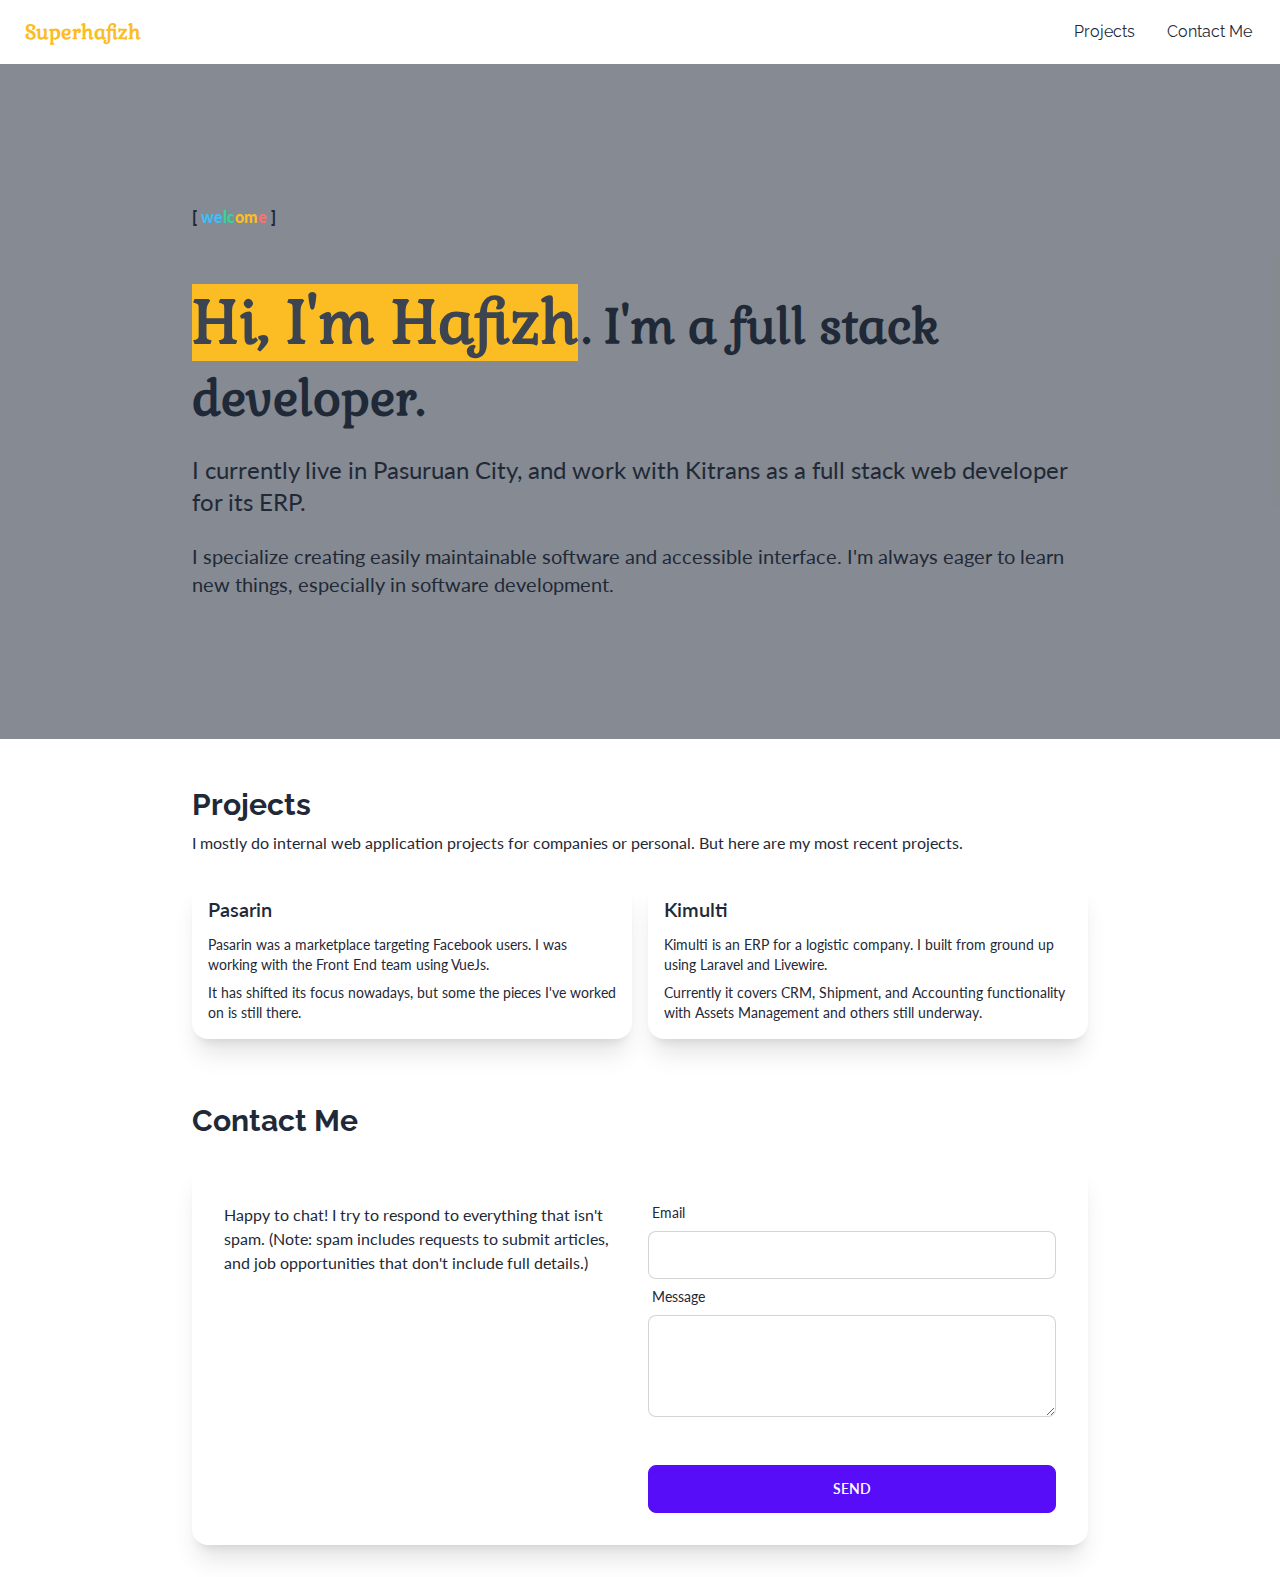
<file: index.html>
<!DOCTYPE html>
<html lang="en">
	<head>
		<meta charset="utf-8" />
		<link rel="icon" href="./favicon.png" />
		
		<!-- Fonts -->
		<!-- <link rel="preconnect" href="https://fonts.googleapis.com">
		<link rel="preconnect" href="https://fonts.gstatic.com" crossorigin> -->
		<link href="https://fonts.googleapis.com/css?family=Raleway:500|Gabriela:regular|Lato:wght@400;700;900" rel="stylesheet">

		<meta name="viewport" content="width=device-width" />
		<meta http-equiv="content-security-policy" content="">
		<link href="./_app/immutable/assets/_layout-2f7cbb0c.css" rel="stylesheet">
		<link href="./_app/immutable/assets/_page-1f0d9dbc.css" rel="stylesheet">
		<link rel="modulepreload" href="./_app/immutable/start-5ad5f25e.js">
		<link rel="modulepreload" href="./_app/immutable/chunks/index-c0f98e4a.js">
		<link rel="modulepreload" href="./_app/immutable/chunks/singletons-cd6f28b9.js">
		<link rel="modulepreload" href="./_app/immutable/components/pages/_layout.svelte-b1f87b80.js">
		<link rel="modulepreload" href="./_app/immutable/modules/pages/_layout.ts-fa3c4266.js">
		<link rel="modulepreload" href="./_app/immutable/chunks/_layout-9a8b0c19.js">
		<link rel="modulepreload" href="./_app/immutable/components/pages/_page.svelte-a8c7a962.js"><!-- HEAD_svelte-1lq4rqf_START --><!-- HEAD_svelte-1lq4rqf_END -->
	</head>
	<body data-sveltekit-preload-data="hover">
		<div style="display: contents">


<div class="navbar bg-base-100"><div class="navbar-start"><a href="/" class="btn btn-ghost normal-case text-xl font-serif text-warning">Superhafizh</a></div>
    <div class="navbar-center "></div>
    <div class="navbar-end font-display"><ul class="menu menu-horizontal px-1 hidden md:flex"><li><a href="/#projects-section">Projects</a></li>
            <li><a href="/#contact-section">Contact Me</a></li></ul>
        <div class="dropdown dropdown-end">
            
            <label tabindex="0" class="btn btn-ghost lg:hidden"><svg xmlns="http://www.w3.org/2000/svg" class="h-5 w-5" fill="none" viewBox="0 0 24 24" stroke="currentColor"><path stroke-linecap="round" stroke-linejoin="round" stroke-width="2" d="M4 6h16M4 12h8m-8 6h16"></path></svg></label>
            
            <ul tabindex="0" class="menu menu-compact dropdown-content mt-3 p-2 shadow bg-base-100 rounded-box w-52"><li><a href="/#projects-section">Projects</a></li>
                <li><a href="/#contact-section">Contact Me</a></li></ul></div></div></div>

<section class="hero hero-height bg-base-200 mb-4 svelte-1ikwpvq"><div class="hero-overlay bg-opacity-60"></div>
    <div class="hero-content py-[6rem]"><div class="max-w-4xl mx-auto"><p class="mb-[4rem] font-black">[ <span class="text-info">we</span><span class="text-success">lc</span><span class="text-warning">om</span><span class="text-error">e</span> ]</p>
            <h1 class="font-bold font-serif leading-[4.5rem]"><span class="text-6xl bg-warning text-neutral">Hi, I&#39;m Hafizh</span>
                <span class="text-5xl">. I&#39;m a full stack developer.</span></h1>
            <p class="font-sans text-2xl mt-2">I currently live in Pasuruan City, and work with Kitrans as a full stack web developer for its ERP.</p>
            <p class="font-sans text-xl mt-6">I specialize creating easily maintainable software and accessible interface. I&#39;m always eager to learn new things, especially in software development.</p></div></div>
</section>

<div class="max-w-4xl mx-auto"><section id="projects-section" class="py-8"><h2 class="text-3xl font-bold font-display">Projects</h2>
    <p class="pt-2 pb-6">I mostly do internal web application projects for companies or personal. But here are my most recent projects.</p>
    <div class="grid grid-cols-1 md:grid-cols-2 gap-4 justify-items-center"><div class="card card-compact bg-base-100 shadow-xl">
            <div class="card-body"><h2 class="card-title">Pasarin</h2>
              <p>Pasarin was a marketplace targeting Facebook users. I was working with the Front End team using VueJs.</p>
              <p>It has shifted its focus nowadays, but some the pieces I&#39;ve worked on is still there.</p></div></div>
        <div class="card card-compact bg-base-100 shadow-xl">
            <div class="card-body"><h2 class="card-title">Kimulti</h2>
              <p>Kimulti is an ERP for a logistic company. I built from ground up using Laravel and Livewire.</p>
              <p>Currently it covers CRM, Shipment, and Accounting functionality with Assets Management and others still underway.</p></div></div></div></section>

    <section id="contact-section" class="py-8"><h2 class="text-3xl font-bold pb-6 font-display">Contact Me</h2>
        <div class="card shadow-xl bg-base-100"><div class="card-body grid grid-cols-1 md:grid-cols-2 gap-4"><div class="py-2"><p>Happy to chat! I try to respond to everything that isn&#39;t spam. (Note: spam includes requests to submit articles, and job opportunities that don&#39;t include full details.)</p></div>
                <form class="form-control"><label class="label" for="email"><span class="label-text">Email</span></label>
                    <input type="email" name="email" class="input input-bordered">
                    
                    <label class="label" for="message"><span class="label-text">Message</span></label>
                    <textarea name="message" class="textarea textarea-bordered" rows="3"></textarea>
                    
                    <div class="pt-4 px-4">

<div id="h-captcha-78"></div></div>
                    
                    <button type="submit" class="btn btn-primary mt-8">Send</button></form></div></div></section></div>


		<script type="module" data-sveltekit-hydrate="1hubxn4">
			import { start } from "./_app/immutable/start-5ad5f25e.js";

			start({
				assets: "",
				env: {},
				target: document.querySelector('[data-sveltekit-hydrate="1hubxn4"]').parentNode,
				version: "1676458584311",
				hydrate: {
					node_ids: [0, 2],
					data: [null,null],
					form: null,
					error: null
				}
			});
		</script>
	</div>
	</body>
</html>
</file>
<file: _app/immutable/assets/_page-1f0d9dbc.css>
.hero-height.svelte-1ikwpvq{min-height:75vh}
</file>
<file: _app/immutable/assets/_layout-2f7cbb0c.css>
/* Write your global styles here, in PostCSS syntax */
/* ! tailwindcss v3.2.6 | MIT License | https://tailwindcss.com */
/*
1. Prevent padding and border from affecting element width. (https://github.com/mozdevs/cssremedy/issues/4)
2. Allow adding a border to an element by just adding a border-width. (https://github.com/tailwindcss/tailwindcss/pull/116)
*/
*,
::before,
::after {
  box-sizing: border-box; /* 1 */
  border-width: 0; /* 2 */
  border-style: solid; /* 2 */
  border-color: #e5e7eb; /* 2 */
}
::before,
::after {
  --tw-content: '';
}
/*
1. Use a consistent sensible line-height in all browsers.
2. Prevent adjustments of font size after orientation changes in iOS.
3. Use a more readable tab size.
4. Use the user's configured `sans` font-family by default.
5. Use the user's configured `sans` font-feature-settings by default.
*/
html {
  line-height: 1.5; /* 1 */
  -webkit-text-size-adjust: 100%; /* 2 */
  -moz-tab-size: 4; /* 3 */
  -o-tab-size: 4;
     tab-size: 4; /* 3 */
  font-family: Lato, sans-serif; /* 4 */
  font-feature-settings: normal; /* 5 */
}
/*
1. Remove the margin in all browsers.
2. Inherit line-height from `html` so users can set them as a class directly on the `html` element.
*/
body {
  margin: 0; /* 1 */
  line-height: inherit; /* 2 */
}
/*
1. Add the correct height in Firefox.
2. Correct the inheritance of border color in Firefox. (https://bugzilla.mozilla.org/show_bug.cgi?id=190655)
3. Ensure horizontal rules are visible by default.
*/
hr {
  height: 0; /* 1 */
  color: inherit; /* 2 */
  border-top-width: 1px; /* 3 */
}
/*
Add the correct text decoration in Chrome, Edge, and Safari.
*/
abbr:where([title]) {
  -webkit-text-decoration: underline dotted;
          text-decoration: underline dotted;
}
/*
Remove the default font size and weight for headings.
*/
h1,
h2,
h3,
h4,
h5,
h6 {
  font-size: inherit;
  font-weight: inherit;
}
/*
Reset links to optimize for opt-in styling instead of opt-out.
*/
a {
  color: inherit;
  text-decoration: inherit;
}
/*
Add the correct font weight in Edge and Safari.
*/
b,
strong {
  font-weight: bolder;
}
/*
1. Use the user's configured `mono` font family by default.
2. Correct the odd `em` font sizing in all browsers.
*/
code,
kbd,
samp,
pre {
  font-family: ui-monospace, SFMono-Regular, Menlo, Monaco, Consolas, "Liberation Mono", "Courier New", monospace; /* 1 */
  font-size: 1em; /* 2 */
}
/*
Add the correct font size in all browsers.
*/
small {
  font-size: 80%;
}
/*
Prevent `sub` and `sup` elements from affecting the line height in all browsers.
*/
sub,
sup {
  font-size: 75%;
  line-height: 0;
  position: relative;
  vertical-align: baseline;
}
sub {
  bottom: -0.25em;
}
sup {
  top: -0.5em;
}
/*
1. Remove text indentation from table contents in Chrome and Safari. (https://bugs.chromium.org/p/chromium/issues/detail?id=999088, https://bugs.webkit.org/show_bug.cgi?id=201297)
2. Correct table border color inheritance in all Chrome and Safari. (https://bugs.chromium.org/p/chromium/issues/detail?id=935729, https://bugs.webkit.org/show_bug.cgi?id=195016)
3. Remove gaps between table borders by default.
*/
table {
  text-indent: 0; /* 1 */
  border-color: inherit; /* 2 */
  border-collapse: collapse; /* 3 */
}
/*
1. Change the font styles in all browsers.
2. Remove the margin in Firefox and Safari.
3. Remove default padding in all browsers.
*/
button,
input,
optgroup,
select,
textarea {
  font-family: inherit; /* 1 */
  font-size: 100%; /* 1 */
  font-weight: inherit; /* 1 */
  line-height: inherit; /* 1 */
  color: inherit; /* 1 */
  margin: 0; /* 2 */
  padding: 0; /* 3 */
}
/*
Remove the inheritance of text transform in Edge and Firefox.
*/
button,
select {
  text-transform: none;
}
/*
1. Correct the inability to style clickable types in iOS and Safari.
2. Remove default button styles.
*/
button,
[type='button'],
[type='reset'],
[type='submit'] {
  -webkit-appearance: button; /* 1 */
  background-color: transparent; /* 2 */
  background-image: none; /* 2 */
}
/*
Use the modern Firefox focus style for all focusable elements.
*/
:-moz-focusring {
  outline: auto;
}
/*
Remove the additional `:invalid` styles in Firefox. (https://github.com/mozilla/gecko-dev/blob/2f9eacd9d3d995c937b4251a5557d95d494c9be1/layout/style/res/forms.css#L728-L737)
*/
:-moz-ui-invalid {
  box-shadow: none;
}
/*
Add the correct vertical alignment in Chrome and Firefox.
*/
progress {
  vertical-align: baseline;
}
/*
Correct the cursor style of increment and decrement buttons in Safari.
*/
::-webkit-inner-spin-button,
::-webkit-outer-spin-button {
  height: auto;
}
/*
1. Correct the odd appearance in Chrome and Safari.
2. Correct the outline style in Safari.
*/
[type='search'] {
  -webkit-appearance: textfield; /* 1 */
  outline-offset: -2px; /* 2 */
}
/*
Remove the inner padding in Chrome and Safari on macOS.
*/
::-webkit-search-decoration {
  -webkit-appearance: none;
}
/*
1. Correct the inability to style clickable types in iOS and Safari.
2. Change font properties to `inherit` in Safari.
*/
::-webkit-file-upload-button {
  -webkit-appearance: button; /* 1 */
  font: inherit; /* 2 */
}
/*
Add the correct display in Chrome and Safari.
*/
summary {
  display: list-item;
}
/*
Removes the default spacing and border for appropriate elements.
*/
blockquote,
dl,
dd,
h1,
h2,
h3,
h4,
h5,
h6,
hr,
figure,
p,
pre {
  margin: 0;
}
fieldset {
  margin: 0;
  padding: 0;
}
legend {
  padding: 0;
}
ol,
ul,
menu {
  list-style: none;
  margin: 0;
  padding: 0;
}
/*
Prevent resizing textareas horizontally by default.
*/
textarea {
  resize: vertical;
}
/*
1. Reset the default placeholder opacity in Firefox. (https://github.com/tailwindlabs/tailwindcss/issues/3300)
2. Set the default placeholder color to the user's configured gray 400 color.
*/
input::-moz-placeholder, textarea::-moz-placeholder {
  opacity: 1; /* 1 */
  color: #9ca3af; /* 2 */
}
input::placeholder,
textarea::placeholder {
  opacity: 1; /* 1 */
  color: #9ca3af; /* 2 */
}
/*
Set the default cursor for buttons.
*/
button,
[role="button"] {
  cursor: pointer;
}
/*
Make sure disabled buttons don't get the pointer cursor.
*/
:disabled {
  cursor: default;
}
/*
1. Make replaced elements `display: block` by default. (https://github.com/mozdevs/cssremedy/issues/14)
2. Add `vertical-align: middle` to align replaced elements more sensibly by default. (https://github.com/jensimmons/cssremedy/issues/14#issuecomment-634934210)
   This can trigger a poorly considered lint error in some tools but is included by design.
*/
img,
svg,
video,
canvas,
audio,
iframe,
embed,
object {
  display: block; /* 1 */
  vertical-align: middle; /* 2 */
}
/*
Constrain images and videos to the parent width and preserve their intrinsic aspect ratio. (https://github.com/mozdevs/cssremedy/issues/14)
*/
img,
video {
  max-width: 100%;
  height: auto;
}
/* Make elements with the HTML hidden attribute stay hidden by default */
[hidden] {
  display: none;
}
[type='text'],[type='email'],[type='url'],[type='password'],[type='number'],[type='date'],[type='datetime-local'],[type='month'],[type='search'],[type='tel'],[type='time'],[type='week'],[multiple],textarea,select {
  -webkit-appearance: none;
     -moz-appearance: none;
          appearance: none;
  background-color: #fff;
  border-color: #6b7280;
  border-width: 1px;
  border-radius: 0px;
  padding-top: 0.5rem;
  padding-right: 0.75rem;
  padding-bottom: 0.5rem;
  padding-left: 0.75rem;
  font-size: 1rem;
  line-height: 1.5rem;
  --tw-shadow: 0 0 #0000;
}
[type='text']:focus, [type='email']:focus, [type='url']:focus, [type='password']:focus, [type='number']:focus, [type='date']:focus, [type='datetime-local']:focus, [type='month']:focus, [type='search']:focus, [type='tel']:focus, [type='time']:focus, [type='week']:focus, [multiple]:focus, textarea:focus, select:focus {
  outline: 2px solid transparent;
  outline-offset: 2px;
  --tw-ring-inset: var(--tw-empty,/*!*/ /*!*/);
  --tw-ring-offset-width: 0px;
  --tw-ring-offset-color: #fff;
  --tw-ring-color: #2563eb;
  --tw-ring-offset-shadow: var(--tw-ring-inset) 0 0 0 var(--tw-ring-offset-width) var(--tw-ring-offset-color);
  --tw-ring-shadow: var(--tw-ring-inset) 0 0 0 calc(1px + var(--tw-ring-offset-width)) var(--tw-ring-color);
  box-shadow: var(--tw-ring-offset-shadow), var(--tw-ring-shadow), var(--tw-shadow);
  border-color: #2563eb;
}
input::-moz-placeholder, textarea::-moz-placeholder {
  color: #6b7280;
  opacity: 1;
}
input::placeholder,textarea::placeholder {
  color: #6b7280;
  opacity: 1;
}
::-webkit-datetime-edit-fields-wrapper {
  padding: 0;
}
::-webkit-date-and-time-value {
  min-height: 1.5em;
}
::-webkit-datetime-edit,::-webkit-datetime-edit-year-field,::-webkit-datetime-edit-month-field,::-webkit-datetime-edit-day-field,::-webkit-datetime-edit-hour-field,::-webkit-datetime-edit-minute-field,::-webkit-datetime-edit-second-field,::-webkit-datetime-edit-millisecond-field,::-webkit-datetime-edit-meridiem-field {
  padding-top: 0;
  padding-bottom: 0;
}
select {
  background-image: url("data:image/svg+xml,%3csvg xmlns='http://www.w3.org/2000/svg' fill='none' viewBox='0 0 20 20'%3e%3cpath stroke='%236b7280' stroke-linecap='round' stroke-linejoin='round' stroke-width='1.5' d='M6 8l4 4 4-4'/%3e%3c/svg%3e");
  background-position: right 0.5rem center;
  background-repeat: no-repeat;
  background-size: 1.5em 1.5em;
  padding-right: 2.5rem;
  -webkit-print-color-adjust: exact;
          print-color-adjust: exact;
}
[multiple] {
  background-image: initial;
  background-position: initial;
  background-repeat: unset;
  background-size: initial;
  padding-right: 0.75rem;
  -webkit-print-color-adjust: unset;
          print-color-adjust: unset;
}
[type='checkbox'],[type='radio'] {
  -webkit-appearance: none;
     -moz-appearance: none;
          appearance: none;
  padding: 0;
  -webkit-print-color-adjust: exact;
          print-color-adjust: exact;
  display: inline-block;
  vertical-align: middle;
  background-origin: border-box;
  -webkit-user-select: none;
     -moz-user-select: none;
          user-select: none;
  flex-shrink: 0;
  height: 1rem;
  width: 1rem;
  color: #2563eb;
  background-color: #fff;
  border-color: #6b7280;
  border-width: 1px;
  --tw-shadow: 0 0 #0000;
}
[type='checkbox'] {
  border-radius: 0px;
}
[type='radio'] {
  border-radius: 100%;
}
[type='checkbox']:focus,[type='radio']:focus {
  outline: 2px solid transparent;
  outline-offset: 2px;
  --tw-ring-inset: var(--tw-empty,/*!*/ /*!*/);
  --tw-ring-offset-width: 2px;
  --tw-ring-offset-color: #fff;
  --tw-ring-color: #2563eb;
  --tw-ring-offset-shadow: var(--tw-ring-inset) 0 0 0 var(--tw-ring-offset-width) var(--tw-ring-offset-color);
  --tw-ring-shadow: var(--tw-ring-inset) 0 0 0 calc(2px + var(--tw-ring-offset-width)) var(--tw-ring-color);
  box-shadow: var(--tw-ring-offset-shadow), var(--tw-ring-shadow), var(--tw-shadow);
}
[type='checkbox']:checked,[type='radio']:checked {
  border-color: transparent;
  background-color: currentColor;
  background-size: 100% 100%;
  background-position: center;
  background-repeat: no-repeat;
}
[type='checkbox']:checked {
  background-image: url("data:image/svg+xml,%3csvg viewBox='0 0 16 16' fill='white' xmlns='http://www.w3.org/2000/svg'%3e%3cpath d='M12.207 4.793a1 1 0 010 1.414l-5 5a1 1 0 01-1.414 0l-2-2a1 1 0 011.414-1.414L6.5 9.086l4.293-4.293a1 1 0 011.414 0z'/%3e%3c/svg%3e");
}
[type='radio']:checked {
  background-image: url("data:image/svg+xml,%3csvg viewBox='0 0 16 16' fill='white' xmlns='http://www.w3.org/2000/svg'%3e%3ccircle cx='8' cy='8' r='3'/%3e%3c/svg%3e");
}
[type='checkbox']:checked:hover,[type='checkbox']:checked:focus,[type='radio']:checked:hover,[type='radio']:checked:focus {
  border-color: transparent;
  background-color: currentColor;
}
[type='checkbox']:indeterminate {
  background-image: url("data:image/svg+xml,%3csvg xmlns='http://www.w3.org/2000/svg' fill='none' viewBox='0 0 16 16'%3e%3cpath stroke='white' stroke-linecap='round' stroke-linejoin='round' stroke-width='2' d='M4 8h8'/%3e%3c/svg%3e");
  border-color: transparent;
  background-color: currentColor;
  background-size: 100% 100%;
  background-position: center;
  background-repeat: no-repeat;
}
[type='checkbox']:indeterminate:hover,[type='checkbox']:indeterminate:focus {
  border-color: transparent;
  background-color: currentColor;
}
[type='file'] {
  background: unset;
  border-color: inherit;
  border-width: 0;
  border-radius: 0;
  padding: 0;
  font-size: unset;
  line-height: inherit;
}
[type='file']:focus {
  outline: 1px solid ButtonText;
  outline: 1px auto -webkit-focus-ring-color;
}
:root,
[data-theme] {
  background-color: hsla(var(--b1) / var(--tw-bg-opacity, 1));
  color: hsla(var(--bc) / var(--tw-text-opacity, 1));
}
html {
  -webkit-tap-highlight-color: transparent;
}
:root {
  color-scheme: light;
  --pf: 258.89 94.378% 40.941%;
  --sf: 314 100% 37.647%;
  --af: 174 60% 40.784%;
  --nf: 219 14.085% 22.275%;
  --in: 198 93% 60%;
  --su: 158 64% 52%;
  --wa: 43 96% 56%;
  --er: 0 91% 71%;
  --inc: 198 100% 12%;
  --suc: 158 100% 10%;
  --wac: 43 100% 11%;
  --erc: 0 100% 14%;
  --rounded-box: 1rem;
  --rounded-btn: 0.5rem;
  --rounded-badge: 1.9rem;
  --animation-btn: 0.25s;
  --animation-input: .2s;
  --btn-text-case: uppercase;
  --btn-focus-scale: 0.95;
  --border-btn: 1px;
  --tab-border: 1px;
  --tab-radius: 0.5rem;
  --p: 258.89 94.378% 51.176%;
  --pc: 0 0% 100%;
  --s: 314 100% 47.059%;
  --sc: 0 0% 100%;
  --a: 174 60% 50.98%;
  --ac: 174.71 43.59% 15.294%;
  --n: 219 14.085% 27.843%;
  --nc: 0 0% 100%;
  --b1: 0 0% 100%;
  --b2: 0 0% 94.902%;
  --b3: 180 1.9608% 90%;
  --bc: 215 27.907% 16.863%;
}
@media (prefers-color-scheme: dark) {
  :root {
    color-scheme: dark;
    --pf: 262.35 80.315% 40.157%;
    --sf: 315.75 70.196% 40%;
    --af: 174.69 70.335% 32.784%;
    --in: 198 93% 60%;
    --su: 158 64% 52%;
    --wa: 43 96% 56%;
    --er: 0 91% 71%;
    --inc: 198 100% 12%;
    --suc: 158 100% 10%;
    --wac: 43 100% 11%;
    --erc: 0 100% 14%;
    --rounded-box: 1rem;
    --rounded-btn: 0.5rem;
    --rounded-badge: 1.9rem;
    --animation-btn: 0.25s;
    --animation-input: .2s;
    --btn-text-case: uppercase;
    --btn-focus-scale: 0.95;
    --border-btn: 1px;
    --tab-border: 1px;
    --tab-radius: 0.5rem;
    --p: 262.35 80.315% 50.196%;
    --pc: 0 0% 100%;
    --s: 315.75 70.196% 50%;
    --sc: 0 0% 100%;
    --a: 174.69 70.335% 40.98%;
    --ac: 0 0% 100%;
    --n: 218.18 18.033% 11.961%;
    --nf: 222.86 17.073% 8.0392%;
    --nc: 220 13.376% 69.216%;
    --b1: 220 17.647% 20%;
    --b2: 220 17.241% 17.059%;
    --b3: 218.57 17.949% 15.294%;
    --bc: 220 13.376% 69.216%;
  }
}
[data-theme=light] {
  color-scheme: light;
  --pf: 258.89 94.378% 40.941%;
  --sf: 314 100% 37.647%;
  --af: 174 60% 40.784%;
  --nf: 219 14.085% 22.275%;
  --in: 198 93% 60%;
  --su: 158 64% 52%;
  --wa: 43 96% 56%;
  --er: 0 91% 71%;
  --inc: 198 100% 12%;
  --suc: 158 100% 10%;
  --wac: 43 100% 11%;
  --erc: 0 100% 14%;
  --rounded-box: 1rem;
  --rounded-btn: 0.5rem;
  --rounded-badge: 1.9rem;
  --animation-btn: 0.25s;
  --animation-input: .2s;
  --btn-text-case: uppercase;
  --btn-focus-scale: 0.95;
  --border-btn: 1px;
  --tab-border: 1px;
  --tab-radius: 0.5rem;
  --p: 258.89 94.378% 51.176%;
  --pc: 0 0% 100%;
  --s: 314 100% 47.059%;
  --sc: 0 0% 100%;
  --a: 174 60% 50.98%;
  --ac: 174.71 43.59% 15.294%;
  --n: 219 14.085% 27.843%;
  --nc: 0 0% 100%;
  --b1: 0 0% 100%;
  --b2: 0 0% 94.902%;
  --b3: 180 1.9608% 90%;
  --bc: 215 27.907% 16.863%;
}
[data-theme=dark] {
  color-scheme: dark;
  --pf: 262.35 80.315% 40.157%;
  --sf: 315.75 70.196% 40%;
  --af: 174.69 70.335% 32.784%;
  --in: 198 93% 60%;
  --su: 158 64% 52%;
  --wa: 43 96% 56%;
  --er: 0 91% 71%;
  --inc: 198 100% 12%;
  --suc: 158 100% 10%;
  --wac: 43 100% 11%;
  --erc: 0 100% 14%;
  --rounded-box: 1rem;
  --rounded-btn: 0.5rem;
  --rounded-badge: 1.9rem;
  --animation-btn: 0.25s;
  --animation-input: .2s;
  --btn-text-case: uppercase;
  --btn-focus-scale: 0.95;
  --border-btn: 1px;
  --tab-border: 1px;
  --tab-radius: 0.5rem;
  --p: 262.35 80.315% 50.196%;
  --pc: 0 0% 100%;
  --s: 315.75 70.196% 50%;
  --sc: 0 0% 100%;
  --a: 174.69 70.335% 40.98%;
  --ac: 0 0% 100%;
  --n: 218.18 18.033% 11.961%;
  --nf: 222.86 17.073% 8.0392%;
  --nc: 220 13.376% 69.216%;
  --b1: 220 17.647% 20%;
  --b2: 220 17.241% 17.059%;
  --b3: 218.57 17.949% 15.294%;
  --bc: 220 13.376% 69.216%;
}
[data-theme=cupcake] {
  color-scheme: light;
  --pf: 183.03 47.368% 47.216%;
  --sf: 338.25 71.429% 62.431%;
  --af: 39 84.112% 46.431%;
  --nf: 280 46.479% 11.137%;
  --in: 198 93% 60%;
  --su: 158 64% 52%;
  --wa: 43 96% 56%;
  --er: 0 91% 71%;
  --pc: 183.03 100% 11.804%;
  --sc: 338.25 100% 15.608%;
  --ac: 39 100% 11.608%;
  --nc: 280 82.688% 82.784%;
  --inc: 198 100% 12%;
  --suc: 158 100% 10%;
  --wac: 43 100% 11%;
  --erc: 0 100% 14%;
  --rounded-box: 1rem;
  --rounded-badge: 1.9rem;
  --animation-btn: 0.25s;
  --animation-input: .2s;
  --btn-text-case: uppercase;
  --btn-focus-scale: 0.95;
  --border-btn: 1px;
  --p: 183.03 47.368% 59.02%;
  --s: 338.25 71.429% 78.039%;
  --a: 39 84.112% 58.039%;
  --n: 280 46.479% 13.922%;
  --b1: 24 33.333% 97.059%;
  --b2: 26.667 21.951% 91.961%;
  --b3: 22.5 14.286% 89.02%;
  --bc: 280 46.479% 13.922%;
  --rounded-btn: 1.9rem;
  --tab-border: 2px;
  --tab-radius: .5rem;
}
[data-theme=bumblebee] {
  color-scheme: light;
  --pf: 41.124 74.167% 42.353%;
  --sf: 49.901 94.393% 46.431%;
  --af: 240 33.333% 11.294%;
  --nf: 240 33.333% 11.294%;
  --b2: 0 0% 90%;
  --b3: 0 0% 81%;
  --in: 198 93% 60%;
  --su: 158 64% 52%;
  --wa: 43 96% 56%;
  --er: 0 91% 71%;
  --bc: 0 0% 20%;
  --ac: 240 60.274% 82.824%;
  --nc: 240 60.274% 82.824%;
  --inc: 198 100% 12%;
  --suc: 158 100% 10%;
  --wac: 43 100% 11%;
  --erc: 0 100% 14%;
  --rounded-box: 1rem;
  --rounded-btn: 0.5rem;
  --rounded-badge: 1.9rem;
  --animation-btn: 0.25s;
  --animation-input: .2s;
  --btn-text-case: uppercase;
  --btn-focus-scale: 0.95;
  --border-btn: 1px;
  --tab-border: 1px;
  --tab-radius: 0.5rem;
  --p: 41.124 74.167% 52.941%;
  --pc: 240 33.333% 14.118%;
  --s: 49.901 94.393% 58.039%;
  --sc: 240 33.333% 14.118%;
  --a: 240 33.333% 14.118%;
  --n: 240 33.333% 14.118%;
  --b1: 0 0% 100%;
}
[data-theme=emerald] {
  color-scheme: light;
  --pf: 141.18 50% 48%;
  --sf: 218.88 96.078% 48%;
  --af: 9.8901 81.25% 44.863%;
  --nf: 219.23 20.312% 20.078%;
  --b2: 0 0% 90%;
  --b3: 0 0% 81%;
  --in: 198 93% 60%;
  --su: 158 64% 52%;
  --wa: 43 96% 56%;
  --er: 0 91% 71%;
  --inc: 198 100% 12%;
  --suc: 158 100% 10%;
  --wac: 43 100% 11%;
  --erc: 0 100% 14%;
  --rounded-box: 1rem;
  --rounded-btn: 0.5rem;
  --rounded-badge: 1.9rem;
  --btn-text-case: uppercase;
  --border-btn: 1px;
  --tab-border: 1px;
  --tab-radius: 0.5rem;
  --p: 141.18 50% 60%;
  --pc: 151.11 28.421% 18.627%;
  --s: 218.88 96.078% 60%;
  --sc: 210 20% 98.039%;
  --a: 9.8901 81.25% 56.078%;
  --ac: 210 20% 98.039%;
  --n: 219.23 20.312% 25.098%;
  --nc: 210 20% 98.039%;
  --b1: 0 0% 100%;
  --bc: 219.23 20.312% 25.098%;
  --animation-btn: 0;
  --animation-input: 0;
  --btn-focus-scale: 1;
}
[data-theme=corporate] {
  color-scheme: light;
  --pf: 229.09 95.652% 51.137%;
  --sf: 214.91 26.316% 47.216%;
  --af: 154.2 49.02% 48%;
  --nf: 233.33 27.273% 10.353%;
  --b2: 0 0% 90%;
  --b3: 0 0% 81%;
  --in: 198 93% 60%;
  --su: 158 64% 52%;
  --wa: 43 96% 56%;
  --er: 0 91% 71%;
  --pc: 229.09 100% 92.784%;
  --sc: 214.91 100% 11.804%;
  --ac: 154.2 100% 12%;
  --inc: 198 100% 12%;
  --suc: 158 100% 10%;
  --wac: 43 100% 11%;
  --erc: 0 100% 14%;
  --btn-text-case: uppercase;
  --border-btn: 1px;
  --tab-border: 1px;
  --tab-radius: 0.5rem;
  --p: 229.09 95.652% 63.922%;
  --s: 214.91 26.316% 59.02%;
  --a: 154.2 49.02% 60%;
  --n: 233.33 27.273% 12.941%;
  --nc: 210 38.462% 94.902%;
  --b1: 0 0% 100%;
  --bc: 233.33 27.273% 12.941%;
  --rounded-box: 0.25rem;
  --rounded-btn: .125rem;
  --rounded-badge: .125rem;
  --animation-btn: 0;
  --animation-input: 0;
  --btn-focus-scale: 1;
}
[data-theme=synthwave] {
  color-scheme: dark;
  --pf: 320.73 69.62% 55.216%;
  --sf: 197.03 86.592% 51.922%;
  --af: 48 89.041% 45.647%;
  --nf: 253.22 60.825% 15.216%;
  --b2: 253.85 59.091% 23.294%;
  --b3: 253.85 59.091% 20.965%;
  --pc: 320.73 100% 13.804%;
  --sc: 197.03 100% 12.98%;
  --ac: 48 100% 11.412%;
  --rounded-box: 1rem;
  --rounded-btn: 0.5rem;
  --rounded-badge: 1.9rem;
  --animation-btn: 0.25s;
  --animation-input: .2s;
  --btn-text-case: uppercase;
  --btn-focus-scale: 0.95;
  --border-btn: 1px;
  --tab-border: 1px;
  --tab-radius: 0.5rem;
  --p: 320.73 69.62% 69.02%;
  --s: 197.03 86.592% 64.902%;
  --a: 48 89.041% 57.059%;
  --n: 253.22 60.825% 19.02%;
  --nc: 260 60% 98.039%;
  --b1: 253.85 59.091% 25.882%;
  --bc: 260 60% 98.039%;
  --in: 199.13 86.957% 63.922%;
  --inc: 257.45 63.218% 17.059%;
  --su: 168.1 74.233% 68.039%;
  --suc: 257.45 63.218% 17.059%;
  --wa: 48 89.041% 57.059%;
  --wac: 257.45 63.218% 17.059%;
  --er: 351.85 73.636% 56.863%;
  --erc: 260 60% 98.039%;
}
[data-theme=retro] {
  color-scheme: light;
  --pf: 2.6667 73.77% 60.863%;
  --sf: 144.62 27.273% 57.569%;
  --af: 49.024 67.213% 60.863%;
  --nf: 41.667 16.822% 33.569%;
  --inc: 221.21 100% 90.667%;
  --suc: 142.13 100% 87.255%;
  --wac: 32.133 100% 8.7451%;
  --erc: 0 100% 90.118%;
  --animation-btn: 0.25s;
  --animation-input: .2s;
  --btn-text-case: uppercase;
  --btn-focus-scale: 0.95;
  --border-btn: 1px;
  --tab-border: 1px;
  --tab-radius: 0.5rem;
  --p: 2.6667 73.77% 76.078%;
  --pc: 345 5.2632% 14.902%;
  --s: 144.62 27.273% 71.961%;
  --sc: 345 5.2632% 14.902%;
  --a: 49.024 67.213% 76.078%;
  --ac: 345 5.2632% 14.902%;
  --n: 41.667 16.822% 41.961%;
  --nc: 45 47.059% 80%;
  --b1: 45 47.059% 80%;
  --b2: 45.283 37.063% 71.961%;
  --b3: 42.188 35.955% 65.098%;
  --bc: 345 5.2632% 14.902%;
  --in: 221.21 83.193% 53.333%;
  --su: 142.13 76.216% 36.275%;
  --wa: 32.133 94.619% 43.725%;
  --er: 0 72.222% 50.588%;
  --rounded-box: 0.4rem;
  --rounded-btn: 0.4rem;
  --rounded-badge: 0.4rem;
}
[data-theme=cyberpunk] {
  color-scheme: light;
  --pf: 344.78 100% 58.353%;
  --sf: 195.12 80.392% 56%;
  --af: 276 74.324% 56.784%;
  --nf: 57.273 100% 10.353%;
  --b2: 56 100% 45%;
  --b3: 56 100% 40.5%;
  --in: 198 93% 60%;
  --su: 158 64% 52%;
  --wa: 43 96% 56%;
  --er: 0 91% 71%;
  --bc: 56 100% 10%;
  --pc: 344.78 100% 14.588%;
  --sc: 195.12 100% 14%;
  --ac: 276 100% 14.196%;
  --inc: 198 100% 12%;
  --suc: 158 100% 10%;
  --wac: 43 100% 11%;
  --erc: 0 100% 14%;
  --animation-btn: 0.25s;
  --animation-input: .2s;
  --btn-text-case: uppercase;
  --btn-focus-scale: 0.95;
  --border-btn: 1px;
  --tab-border: 1px;
  font-family: ui-monospace,SFMono-Regular,Menlo,Monaco,Consolas,Liberation Mono,Courier New,monospace;
  --p: 344.78 100% 72.941%;
  --s: 195.12 80.392% 70%;
  --a: 276 74.324% 70.98%;
  --n: 57.273 100% 12.941%;
  --nc: 56 100% 50%;
  --b1: 56 100% 50%;
  --rounded-box: 0;
  --rounded-btn: 0;
  --rounded-badge: 0;
  --tab-radius: 0;
}
[data-theme=valentine] {
  color-scheme: light;
  --pf: 353.23 73.81% 53.647%;
  --sf: 254.12 86.441% 61.49%;
  --af: 181.41 55.556% 56%;
  --nf: 336 42.857% 38.431%;
  --b2: 318.46 46.429% 80.118%;
  --b3: 318.46 46.429% 72.106%;
  --pc: 353.23 100% 13.412%;
  --sc: 254.12 100% 15.373%;
  --ac: 181.41 100% 14%;
  --inc: 221.21 100% 90.667%;
  --suc: 142.13 100% 87.255%;
  --wac: 32.133 100% 8.7451%;
  --erc: 0 100% 90.118%;
  --rounded-box: 1rem;
  --rounded-badge: 1.9rem;
  --animation-btn: 0.25s;
  --animation-input: .2s;
  --btn-text-case: uppercase;
  --btn-focus-scale: 0.95;
  --border-btn: 1px;
  --tab-border: 1px;
  --tab-radius: 0.5rem;
  --p: 353.23 73.81% 67.059%;
  --s: 254.12 86.441% 76.863%;
  --a: 181.41 55.556% 70%;
  --n: 336 42.857% 48.039%;
  --nc: 318.46 46.429% 89.02%;
  --b1: 318.46 46.429% 89.02%;
  --bc: 343.64 38.462% 28.039%;
  --in: 221.21 83.193% 53.333%;
  --su: 142.13 76.216% 36.275%;
  --wa: 32.133 94.619% 43.725%;
  --er: 0 72.222% 50.588%;
  --rounded-btn: 1.9rem;
}
[data-theme=halloween] {
  color-scheme: dark;
  --pf: 31.927 89.344% 41.725%;
  --sf: 271.22 45.794% 33.569%;
  --af: 91.071 100% 26.353%;
  --nf: 180 3.5714% 8.7843%;
  --b2: 0 0% 11.647%;
  --b3: 0 0% 10.482%;
  --bc: 0 0% 82.588%;
  --sc: 271.22 100% 88.392%;
  --ac: 91.071 100% 6.5882%;
  --nc: 180 4.8458% 82.196%;
  --inc: 221.21 100% 90.667%;
  --suc: 142.13 100% 87.255%;
  --wac: 32.133 100% 8.7451%;
  --erc: 0 100% 90.118%;
  --rounded-box: 1rem;
  --rounded-btn: 0.5rem;
  --rounded-badge: 1.9rem;
  --animation-btn: 0.25s;
  --animation-input: .2s;
  --btn-text-case: uppercase;
  --btn-focus-scale: 0.95;
  --border-btn: 1px;
  --tab-border: 1px;
  --tab-radius: 0.5rem;
  --p: 31.927 89.344% 52.157%;
  --pc: 180 7.3171% 8.0392%;
  --s: 271.22 45.794% 41.961%;
  --a: 91.071 100% 32.941%;
  --n: 180 3.5714% 10.98%;
  --b1: 0 0% 12.941%;
  --in: 221.21 83.193% 53.333%;
  --su: 142.13 76.216% 36.275%;
  --wa: 32.133 94.619% 43.725%;
  --er: 0 72.222% 50.588%;
}
[data-theme=garden] {
  color-scheme: light;
  --pf: 138.86 15.982% 34.353%;
  --sf: 96.923 37.143% 74.51%;
  --af: 0 67.742% 75.137%;
  --nf: 0 3.9106% 28.078%;
  --b2: 0 4.3478% 81.882%;
  --b3: 0 4.3478% 73.694%;
  --in: 198 93% 60%;
  --su: 158 64% 52%;
  --wa: 43 96% 56%;
  --er: 0 91% 71%;
  --pc: 138.86 100% 88.588%;
  --inc: 198 100% 12%;
  --suc: 158 100% 10%;
  --wac: 43 100% 11%;
  --erc: 0 100% 14%;
  --rounded-box: 1rem;
  --rounded-btn: 0.5rem;
  --rounded-badge: 1.9rem;
  --animation-btn: 0.25s;
  --animation-input: .2s;
  --btn-text-case: uppercase;
  --btn-focus-scale: 0.95;
  --border-btn: 1px;
  --tab-border: 1px;
  --tab-radius: 0.5rem;
  --p: 138.86 15.982% 42.941%;
  --s: 96.923 37.143% 93.137%;
  --sc: 96 32.468% 15.098%;
  --a: 0 67.742% 93.922%;
  --ac: 0 21.951% 16.078%;
  --n: 0 3.9106% 35.098%;
  --nc: 0 4.3478% 90.98%;
  --b1: 0 4.3478% 90.98%;
  --bc: 0 3.2258% 6.0784%;
}
[data-theme=forest] {
  color-scheme: dark;
  --pf: 141.04 71.963% 33.569%;
  --sf: 140.98 74.694% 38.431%;
  --af: 35.148 68.98% 41.569%;
  --nf: 0 9.6774% 4.8627%;
  --b2: 0 12.195% 7.2353%;
  --b3: 0 12.195% 6.5118%;
  --in: 198 93% 60%;
  --su: 158 64% 52%;
  --wa: 43 96% 56%;
  --er: 0 91% 71%;
  --bc: 0 11.727% 81.608%;
  --sc: 140.98 100% 9.6078%;
  --ac: 35.148 100% 10.392%;
  --nc: 0 6.8894% 81.216%;
  --inc: 198 100% 12%;
  --suc: 158 100% 10%;
  --wac: 43 100% 11%;
  --erc: 0 100% 14%;
  --rounded-box: 1rem;
  --rounded-badge: 1.9rem;
  --animation-btn: 0.25s;
  --animation-input: .2s;
  --btn-text-case: uppercase;
  --btn-focus-scale: 0.95;
  --border-btn: 1px;
  --tab-border: 1px;
  --tab-radius: 0.5rem;
  --p: 141.04 71.963% 41.961%;
  --pc: 140.66 100% 88.039%;
  --s: 140.98 74.694% 48.039%;
  --a: 35.148 68.98% 51.961%;
  --n: 0 9.6774% 6.0784%;
  --b1: 0 12.195% 8.0392%;
  --rounded-btn: 1.9rem;
}
[data-theme=aqua] {
  color-scheme: dark;
  --pf: 181.79 92.857% 39.529%;
  --sf: 274.41 30.909% 45.49%;
  --af: 47.059 100% 64%;
  --nf: 205.4 53.725% 40%;
  --b2: 218.61 52.511% 38.647%;
  --b3: 218.61 52.511% 34.782%;
  --bc: 218.61 100% 88.588%;
  --sc: 274.41 100% 91.373%;
  --ac: 47.059 100% 16%;
  --nc: 205.4 100% 90%;
  --inc: 221.21 100% 90.667%;
  --suc: 142.13 100% 87.255%;
  --wac: 32.133 100% 8.7451%;
  --erc: 0 100% 90.118%;
  --rounded-box: 1rem;
  --rounded-btn: 0.5rem;
  --rounded-badge: 1.9rem;
  --animation-btn: 0.25s;
  --animation-input: .2s;
  --btn-text-case: uppercase;
  --btn-focus-scale: 0.95;
  --border-btn: 1px;
  --tab-border: 1px;
  --tab-radius: 0.5rem;
  --p: 181.79 92.857% 49.412%;
  --pc: 181.41 100% 16.667%;
  --s: 274.41 30.909% 56.863%;
  --a: 47.059 100% 80%;
  --n: 205.4 53.725% 50%;
  --b1: 218.61 52.511% 42.941%;
  --in: 221.21 83.193% 53.333%;
  --su: 142.13 76.216% 36.275%;
  --wa: 32.133 94.619% 43.725%;
  --er: 0 72.222% 50.588%;
}
[data-theme=lofi] {
  color-scheme: light;
  --pf: 0 0% 4.0784%;
  --sf: 0 1.9608% 8%;
  --af: 0 0% 11.922%;
  --nf: 0 0% 0%;
  --btn-text-case: uppercase;
  --border-btn: 1px;
  --tab-border: 1px;
  --p: 0 0% 5.098%;
  --pc: 0 0% 100%;
  --s: 0 1.9608% 10%;
  --sc: 0 0% 100%;
  --a: 0 0% 14.902%;
  --ac: 0 0% 100%;
  --n: 0 0% 0%;
  --nc: 0 0% 100%;
  --b1: 0 0% 100%;
  --b2: 0 0% 94.902%;
  --b3: 0 1.9608% 90%;
  --bc: 0 0% 0%;
  --in: 212.35 100% 47.647%;
  --inc: 0 0% 100%;
  --su: 136.84 72.152% 46.471%;
  --suc: 0 0% 100%;
  --wa: 4.5614 100% 66.471%;
  --wac: 0 0% 100%;
  --er: 325.05 77.6% 49.02%;
  --erc: 0 0% 100%;
  --rounded-box: 0.25rem;
  --rounded-btn: 0.125rem;
  --rounded-badge: 0.125rem;
  --animation-btn: 0;
  --animation-input: 0;
  --btn-focus-scale: 1;
  --tab-radius: 0;
}
[data-theme=pastel] {
  color-scheme: light;
  --pf: 283.64 21.569% 64%;
  --sf: 351.63 70.492% 70.431%;
  --af: 158.49 54.639% 64.784%;
  --nf: 198.62 43.719% 48.784%;
  --in: 198 93% 60%;
  --su: 158 64% 52%;
  --wa: 43 96% 56%;
  --er: 0 91% 71%;
  --bc: 0 0% 20%;
  --pc: 283.64 59.314% 16%;
  --sc: 351.63 100% 17.608%;
  --ac: 158.49 100% 16.196%;
  --nc: 198.62 100% 12.196%;
  --inc: 198 100% 12%;
  --suc: 158 100% 10%;
  --wac: 43 100% 11%;
  --erc: 0 100% 14%;
  --rounded-box: 1rem;
  --rounded-badge: 1.9rem;
  --animation-btn: 0.25s;
  --animation-input: .2s;
  --btn-text-case: uppercase;
  --btn-focus-scale: 0.95;
  --border-btn: 1px;
  --tab-border: 1px;
  --tab-radius: 0.5rem;
  --p: 283.64 21.569% 80%;
  --s: 351.63 70.492% 88.039%;
  --a: 158.49 54.639% 80.98%;
  --n: 198.62 43.719% 60.98%;
  --b1: 0 0% 100%;
  --b2: 210 20% 98.039%;
  --b3: 216 12.195% 83.922%;
  --rounded-btn: 1.9rem;
}
[data-theme=fantasy] {
  color-scheme: light;
  --pf: 296.04 82.813% 20.078%;
  --sf: 200 100% 29.647%;
  --af: 30.894 94.378% 40.941%;
  --nf: 215 27.907% 13.49%;
  --b2: 0 0% 90%;
  --b3: 0 0% 81%;
  --in: 198 93% 60%;
  --su: 158 64% 52%;
  --wa: 43 96% 56%;
  --er: 0 91% 71%;
  --pc: 296.04 100% 85.02%;
  --sc: 200 100% 87.412%;
  --ac: 30.894 100% 10.235%;
  --nc: 215 62.264% 83.373%;
  --inc: 198 100% 12%;
  --suc: 158 100% 10%;
  --wac: 43 100% 11%;
  --erc: 0 100% 14%;
  --rounded-box: 1rem;
  --rounded-btn: 0.5rem;
  --rounded-badge: 1.9rem;
  --animation-btn: 0.25s;
  --animation-input: .2s;
  --btn-text-case: uppercase;
  --btn-focus-scale: 0.95;
  --border-btn: 1px;
  --tab-border: 1px;
  --tab-radius: 0.5rem;
  --p: 296.04 82.813% 25.098%;
  --s: 200 100% 37.059%;
  --a: 30.894 94.378% 51.176%;
  --n: 215 27.907% 16.863%;
  --b1: 0 0% 100%;
  --bc: 215 27.907% 16.863%;
}
[data-theme=wireframe] {
  color-scheme: light;
  --pf: 0 0% 57.725%;
  --sf: 0 0% 57.725%;
  --af: 0 0% 57.725%;
  --nf: 0 0% 73.725%;
  --bc: 0 0% 20%;
  --pc: 0 0% 14.431%;
  --sc: 0 0% 14.431%;
  --ac: 0 0% 14.431%;
  --nc: 0 0% 18.431%;
  --inc: 240 100% 90%;
  --suc: 120 100% 85.02%;
  --wac: 60 100% 10%;
  --erc: 0 100% 90%;
  --animation-btn: 0.25s;
  --animation-input: .2s;
  --btn-text-case: uppercase;
  --btn-focus-scale: 0.95;
  --border-btn: 1px;
  --tab-border: 1px;
  font-family: Chalkboard,comic sans ms,"sanssecondaryerif";
  --p: 0 0% 72.157%;
  --s: 0 0% 72.157%;
  --a: 0 0% 72.157%;
  --n: 0 0% 92.157%;
  --b1: 0 0% 100%;
  --b2: 0 0% 93.333%;
  --b3: 0 0% 86.667%;
  --in: 240 100% 50%;
  --su: 120 100% 25.098%;
  --wa: 60 30.196% 50%;
  --er: 0 100% 50%;
  --rounded-box: 0.2rem;
  --rounded-btn: 0.2rem;
  --rounded-badge: 0.2rem;
  --tab-radius: 0.2rem;
}
[data-theme=black] {
  color-scheme: dark;
  --pf: 0 1.9608% 16%;
  --sf: 0 1.9608% 16%;
  --af: 0 1.9608% 16%;
  --bc: 0 0% 80%;
  --pc: 0 5.3922% 84%;
  --sc: 0 5.3922% 84%;
  --ac: 0 5.3922% 84%;
  --nc: 0 2.5404% 83.02%;
  --inc: 240 100% 90%;
  --suc: 120 100% 85.02%;
  --wac: 60 100% 10%;
  --erc: 0 100% 90%;
  --border-btn: 1px;
  --tab-border: 1px;
  --p: 0 1.9608% 20%;
  --s: 0 1.9608% 20%;
  --a: 0 1.9608% 20%;
  --b1: 0 0% 0%;
  --b2: 0 0% 5.098%;
  --b3: 0 1.9608% 10%;
  --n: 0 1.2987% 15.098%;
  --nf: 0 1.9608% 20%;
  --in: 240 100% 50%;
  --su: 120 100% 25.098%;
  --wa: 60 100% 50%;
  --er: 0 100% 50%;
  --rounded-box: 0;
  --rounded-btn: 0;
  --rounded-badge: 0;
  --animation-btn: 0;
  --animation-input: 0;
  --btn-text-case: lowercase;
  --btn-focus-scale: 1;
  --tab-radius: 0;
}
[data-theme=luxury] {
  color-scheme: dark;
  --pf: 0 0% 80%;
  --sf: 218.4 54.348% 14.431%;
  --af: 318.62 21.805% 20.863%;
  --nf: 270 4.3478% 7.2157%;
  --pc: 0 0% 20%;
  --sc: 218.4 100% 83.608%;
  --ac: 318.62 84.615% 85.216%;
  --inc: 202.35 100% 14%;
  --suc: 89.007 100% 10.392%;
  --wac: 53.906 100% 12.706%;
  --erc: 0 100% 14.353%;
  --rounded-box: 1rem;
  --rounded-btn: 0.5rem;
  --rounded-badge: 1.9rem;
  --animation-btn: 0.25s;
  --animation-input: .2s;
  --btn-text-case: uppercase;
  --btn-focus-scale: 0.95;
  --border-btn: 1px;
  --tab-border: 1px;
  --tab-radius: 0.5rem;
  --p: 0 0% 100%;
  --s: 218.4 54.348% 18.039%;
  --a: 318.62 21.805% 26.078%;
  --n: 270 4.3478% 9.0196%;
  --nc: 37.083 67.29% 58.039%;
  --b1: 240 10% 3.9216%;
  --b2: 270 4.3478% 9.0196%;
  --b3: 270 2.1739% 18.039%;
  --bc: 37.083 67.29% 58.039%;
  --in: 202.35 100% 70%;
  --su: 89.007 61.633% 51.961%;
  --wa: 53.906 68.817% 63.529%;
  --er: 0 100% 71.765%;
}
[data-theme=dracula] {
  color-scheme: dark;
  --pf: 325.52 100% 58.98%;
  --sf: 264.71 89.474% 62.118%;
  --af: 31.02 100% 56.941%;
  --nf: 229.57 15.033% 24%;
  --b2: 231.43 14.894% 16.588%;
  --b3: 231.43 14.894% 14.929%;
  --pc: 325.52 100% 14.745%;
  --sc: 264.71 100% 15.529%;
  --ac: 31.02 100% 14.235%;
  --nc: 229.57 70.868% 86%;
  --inc: 190.53 100% 15.373%;
  --suc: 135.18 100% 12.941%;
  --wac: 64.909 100% 15.294%;
  --erc: 0 100% 93.333%;
  --rounded-box: 1rem;
  --rounded-btn: 0.5rem;
  --rounded-badge: 1.9rem;
  --animation-btn: 0.25s;
  --animation-input: .2s;
  --btn-text-case: uppercase;
  --btn-focus-scale: 0.95;
  --border-btn: 1px;
  --tab-border: 1px;
  --tab-radius: 0.5rem;
  --p: 325.52 100% 73.725%;
  --s: 264.71 89.474% 77.647%;
  --a: 31.02 100% 71.176%;
  --n: 229.57 15.033% 30%;
  --b1: 231.43 14.894% 18.431%;
  --bc: 60 30% 96.078%;
  --in: 190.53 96.61% 76.863%;
  --su: 135.18 94.444% 64.706%;
  --wa: 64.909 91.667% 76.471%;
  --er: 0 100% 66.667%;
}
[data-theme=cmyk] {
  color-scheme: light;
  --pf: 202.72 83.251% 48.157%;
  --sf: 335.25 77.67% 47.686%;
  --af: 56.195 100% 47.843%;
  --nf: 0 0% 8.1569%;
  --b2: 0 0% 90%;
  --b3: 0 0% 81%;
  --bc: 0 0% 20%;
  --pc: 202.72 100% 12.039%;
  --sc: 335.25 100% 91.922%;
  --ac: 56.195 100% 11.961%;
  --nc: 0 0% 82.039%;
  --inc: 192.2 100% 10.431%;
  --suc: 291.06 100% 87.608%;
  --wac: 25.027 100% 11.333%;
  --erc: 3.956 100% 91.137%;
  --rounded-box: 1rem;
  --rounded-btn: 0.5rem;
  --rounded-badge: 1.9rem;
  --animation-btn: 0.25s;
  --animation-input: .2s;
  --btn-text-case: uppercase;
  --btn-focus-scale: 0.95;
  --border-btn: 1px;
  --tab-border: 1px;
  --tab-radius: 0.5rem;
  --p: 202.72 83.251% 60.196%;
  --s: 335.25 77.67% 59.608%;
  --a: 56.195 100% 59.804%;
  --n: 0 0% 10.196%;
  --b1: 0 0% 100%;
  --in: 192.2 48.361% 52.157%;
  --su: 291.06 48.454% 38.039%;
  --wa: 25.027 84.615% 56.667%;
  --er: 3.956 80.531% 55.686%;
}
[data-theme=autumn] {
  color-scheme: light;
  --pf: 344.23 95.804% 22.431%;
  --sf: 0.44444 63.38% 46.588%;
  --af: 27.477 56.021% 50.039%;
  --nf: 22.105 17.117% 34.824%;
  --b2: 0 0% 85.059%;
  --b3: 0 0% 76.553%;
  --bc: 0 0% 18.902%;
  --pc: 344.23 100% 85.608%;
  --sc: 0.44444 100% 91.647%;
  --ac: 27.477 100% 12.51%;
  --nc: 22.105 100% 88.706%;
  --inc: 186.94 100% 9.9216%;
  --suc: 164.59 100% 8.6275%;
  --wac: 30.141 100% 9.9216%;
  --erc: 353.6 100% 89.765%;
  --rounded-box: 1rem;
  --rounded-btn: 0.5rem;
  --rounded-badge: 1.9rem;
  --animation-btn: 0.25s;
  --animation-input: .2s;
  --btn-text-case: uppercase;
  --btn-focus-scale: 0.95;
  --border-btn: 1px;
  --tab-border: 1px;
  --tab-radius: 0.5rem;
  --p: 344.23 95.804% 28.039%;
  --s: 0.44444 63.38% 58.235%;
  --a: 27.477 56.021% 62.549%;
  --n: 22.105 17.117% 43.529%;
  --b1: 0 0% 94.51%;
  --in: 186.94 47.826% 49.608%;
  --su: 164.59 33.636% 43.137%;
  --wa: 30.141 84.19% 49.608%;
  --er: 353.6 79.116% 48.824%;
}
[data-theme=business] {
  color-scheme: dark;
  --pf: 210 64.103% 24.471%;
  --sf: 200 12.931% 43.608%;
  --af: 12.515 79.512% 47.843%;
  --nf: 212.73 13.58% 12.706%;
  --b2: 0 0% 11.294%;
  --b3: 0 0% 10.165%;
  --bc: 0 0% 82.51%;
  --pc: 210 100% 86.118%;
  --sc: 200 100% 10.902%;
  --ac: 12.515 100% 11.961%;
  --nc: 212.73 28.205% 83.176%;
  --inc: 199.15 100% 88.353%;
  --suc: 144 100% 11.137%;
  --wac: 39.231 100% 12.078%;
  --erc: 6.3415 100% 88.667%;
  --animation-btn: 0.25s;
  --animation-input: .2s;
  --btn-text-case: uppercase;
  --btn-focus-scale: 0.95;
  --border-btn: 1px;
  --tab-border: 1px;
  --tab-radius: 0.5rem;
  --p: 210 64.103% 30.588%;
  --s: 200 12.931% 54.51%;
  --a: 12.515 79.512% 59.804%;
  --n: 212.73 13.58% 15.882%;
  --b1: 0 0% 12.549%;
  --in: 199.15 100% 41.765%;
  --su: 144 30.973% 55.686%;
  --wa: 39.231 64.356% 60.392%;
  --er: 6.3415 55.656% 43.333%;
  --rounded-box: 0.25rem;
  --rounded-btn: .125rem;
  --rounded-badge: .125rem;
}
[data-theme=acid] {
  color-scheme: light;
  --pf: 302.59 100% 40%;
  --sf: 27.294 100% 40%;
  --af: 72 98.425% 40.157%;
  --nf: 238.42 43.182% 13.804%;
  --b2: 0 0% 88.235%;
  --b3: 0 0% 79.412%;
  --bc: 0 0% 19.608%;
  --pc: 302.59 100% 90%;
  --sc: 27.294 100% 10%;
  --ac: 72 100% 10.039%;
  --nc: 238.42 99.052% 83.451%;
  --inc: 209.85 100% 11.569%;
  --suc: 148.87 100% 11.608%;
  --wac: 52.574 100% 11.451%;
  --erc: 0.78261 100% 89.02%;
  --animation-btn: 0.25s;
  --animation-input: .2s;
  --btn-text-case: uppercase;
  --btn-focus-scale: 0.95;
  --border-btn: 1px;
  --tab-border: 1px;
  --tab-radius: 0.5rem;
  --p: 302.59 100% 50%;
  --s: 27.294 100% 50%;
  --a: 72 98.425% 50.196%;
  --n: 238.42 43.182% 17.255%;
  --b1: 0 0% 98.039%;
  --in: 209.85 91.628% 57.843%;
  --su: 148.87 49.533% 58.039%;
  --wa: 52.574 92.661% 57.255%;
  --er: 0.78261 100% 45.098%;
  --rounded-box: 1.25rem;
  --rounded-btn: 1rem;
  --rounded-badge: 1rem;
}
[data-theme=lemonade] {
  color-scheme: light;
  --pf: 88.8 96.154% 24.471%;
  --sf: 60 80.952% 43.765%;
  --af: 62.553 79.661% 70.745%;
  --nf: 238.42 43.182% 13.804%;
  --b2: 0 0% 90%;
  --b3: 0 0% 81%;
  --bc: 0 0% 20%;
  --pc: 88.8 100% 86.118%;
  --sc: 60 100% 10.941%;
  --ac: 62.553 100% 17.686%;
  --nc: 238.42 99.052% 83.451%;
  --inc: 191.61 79.118% 16.902%;
  --suc: 74.458 100% 15.725%;
  --wac: 50.182 100% 15.059%;
  --erc: 0.98361 100% 16.588%;
  --rounded-box: 1rem;
  --rounded-btn: 0.5rem;
  --rounded-badge: 1.9rem;
  --animation-btn: 0.25s;
  --animation-input: .2s;
  --btn-text-case: uppercase;
  --btn-focus-scale: 0.95;
  --border-btn: 1px;
  --tab-border: 1px;
  --tab-radius: 0.5rem;
  --p: 88.8 96.154% 30.588%;
  --s: 60 80.952% 54.706%;
  --a: 62.553 79.661% 88.431%;
  --n: 238.42 43.182% 17.255%;
  --b1: 0 0% 100%;
  --in: 191.61 39.241% 84.51%;
  --su: 74.458 76.147% 78.627%;
  --wa: 50.182 87.302% 75.294%;
  --er: 0.98361 70.115% 82.941%;
}
[data-theme=night] {
  color-scheme: dark;
  --pf: 198.44 93.204% 47.686%;
  --sf: 234.45 89.474% 59.137%;
  --af: 328.85 85.621% 56%;
  --b2: 222.22 47.368% 10.059%;
  --b3: 222.22 47.368% 9.0529%;
  --bc: 222.22 65.563% 82.235%;
  --pc: 198.44 100% 11.922%;
  --sc: 234.45 100% 14.784%;
  --ac: 328.85 100% 14%;
  --nc: 217.24 75.772% 83.49%;
  --inc: 198.46 100% 9.6078%;
  --suc: 172.46 100% 10.078%;
  --wac: 40.61 100% 12.706%;
  --erc: 350.94 100% 14.235%;
  --rounded-box: 1rem;
  --rounded-btn: 0.5rem;
  --rounded-badge: 1.9rem;
  --animation-btn: 0.25s;
  --animation-input: .2s;
  --btn-text-case: uppercase;
  --btn-focus-scale: 0.95;
  --border-btn: 1px;
  --tab-border: 1px;
  --tab-radius: 0.5rem;
  --p: 198.44 93.204% 59.608%;
  --s: 234.45 89.474% 73.922%;
  --a: 328.85 85.621% 70%;
  --n: 217.24 32.584% 17.451%;
  --nf: 217.06 30.357% 21.961%;
  --b1: 222.22 47.368% 11.176%;
  --in: 198.46 90.204% 48.039%;
  --su: 172.46 66.008% 50.392%;
  --wa: 40.61 88.172% 63.529%;
  --er: 350.94 94.558% 71.176%;
}
[data-theme=coffee] {
  color-scheme: dark;
  --pf: 29.583 66.667% 46.118%;
  --sf: 182.4 24.752% 15.843%;
  --af: 194.19 74.4% 19.608%;
  --nf: 300 20% 4.7059%;
  --b2: 306 18.519% 9.5294%;
  --b3: 306 18.519% 8.5765%;
  --pc: 29.583 100% 11.529%;
  --sc: 182.4 67.237% 83.961%;
  --ac: 194.19 100% 84.902%;
  --nc: 300 13.75% 81.176%;
  --inc: 171.15 100% 13.451%;
  --suc: 92.5 100% 12.471%;
  --wac: 43.125 100% 13.725%;
  --erc: 9.7561 100% 14.941%;
  --rounded-box: 1rem;
  --rounded-btn: 0.5rem;
  --rounded-badge: 1.9rem;
  --animation-btn: 0.25s;
  --animation-input: .2s;
  --btn-text-case: uppercase;
  --btn-focus-scale: 0.95;
  --border-btn: 1px;
  --tab-border: 1px;
  --tab-radius: 0.5rem;
  --p: 29.583 66.667% 57.647%;
  --s: 182.4 24.752% 19.804%;
  --a: 194.19 74.4% 24.51%;
  --n: 300 20% 5.8824%;
  --b1: 306 18.519% 10.588%;
  --bc: 36.667 8.3333% 42.353%;
  --in: 171.15 36.527% 67.255%;
  --su: 92.5 25% 62.353%;
  --wa: 43.125 100% 68.627%;
  --er: 9.7561 95.349% 74.706%;
}
[data-theme=winter] {
  color-scheme: light;
  --pf: 211.79 100% 40.627%;
  --sf: 246.92 47.273% 34.51%;
  --af: 310.41 49.388% 41.569%;
  --nf: 217.02 92.157% 8%;
  --pc: 211.79 100% 90.157%;
  --sc: 246.92 100% 88.627%;
  --ac: 310.41 100% 90.392%;
  --nc: 217.02 100% 82%;
  --inc: 191.54 100% 15.608%;
  --suc: 181.5 100% 13.255%;
  --wac: 32.308 100% 16.706%;
  --erc: 0 100% 14.431%;
  --rounded-box: 1rem;
  --rounded-btn: 0.5rem;
  --rounded-badge: 1.9rem;
  --animation-btn: 0.25s;
  --animation-input: .2s;
  --btn-text-case: uppercase;
  --btn-focus-scale: 0.95;
  --border-btn: 1px;
  --tab-border: 1px;
  --tab-radius: 0.5rem;
  --p: 211.79 100% 50.784%;
  --s: 246.92 47.273% 43.137%;
  --a: 310.41 49.388% 51.961%;
  --n: 217.02 92.157% 10%;
  --b1: 0 0% 100%;
  --b2: 216.92 100% 97.451%;
  --b3: 218.82 43.59% 92.353%;
  --bc: 214.29 30.061% 31.961%;
  --in: 191.54 92.857% 78.039%;
  --su: 181.5 46.512% 66.275%;
  --wa: 32.308 61.905% 83.529%;
  --er: 0 63.38% 72.157%;
}
*, ::before, ::after {
  --tw-border-spacing-x: 0;
  --tw-border-spacing-y: 0;
  --tw-translate-x: 0;
  --tw-translate-y: 0;
  --tw-rotate: 0;
  --tw-skew-x: 0;
  --tw-skew-y: 0;
  --tw-scale-x: 1;
  --tw-scale-y: 1;
  --tw-pan-x:  ;
  --tw-pan-y:  ;
  --tw-pinch-zoom:  ;
  --tw-scroll-snap-strictness: proximity;
  --tw-ordinal:  ;
  --tw-slashed-zero:  ;
  --tw-numeric-figure:  ;
  --tw-numeric-spacing:  ;
  --tw-numeric-fraction:  ;
  --tw-ring-inset:  ;
  --tw-ring-offset-width: 0px;
  --tw-ring-offset-color: #fff;
  --tw-ring-color: rgb(59 130 246 / 0.5);
  --tw-ring-offset-shadow: 0 0 #0000;
  --tw-ring-shadow: 0 0 #0000;
  --tw-shadow: 0 0 #0000;
  --tw-shadow-colored: 0 0 #0000;
  --tw-blur:  ;
  --tw-brightness:  ;
  --tw-contrast:  ;
  --tw-grayscale:  ;
  --tw-hue-rotate:  ;
  --tw-invert:  ;
  --tw-saturate:  ;
  --tw-sepia:  ;
  --tw-drop-shadow:  ;
  --tw-backdrop-blur:  ;
  --tw-backdrop-brightness:  ;
  --tw-backdrop-contrast:  ;
  --tw-backdrop-grayscale:  ;
  --tw-backdrop-hue-rotate:  ;
  --tw-backdrop-invert:  ;
  --tw-backdrop-opacity:  ;
  --tw-backdrop-saturate:  ;
  --tw-backdrop-sepia:  ;
}
::backdrop {
  --tw-border-spacing-x: 0;
  --tw-border-spacing-y: 0;
  --tw-translate-x: 0;
  --tw-translate-y: 0;
  --tw-rotate: 0;
  --tw-skew-x: 0;
  --tw-skew-y: 0;
  --tw-scale-x: 1;
  --tw-scale-y: 1;
  --tw-pan-x:  ;
  --tw-pan-y:  ;
  --tw-pinch-zoom:  ;
  --tw-scroll-snap-strictness: proximity;
  --tw-ordinal:  ;
  --tw-slashed-zero:  ;
  --tw-numeric-figure:  ;
  --tw-numeric-spacing:  ;
  --tw-numeric-fraction:  ;
  --tw-ring-inset:  ;
  --tw-ring-offset-width: 0px;
  --tw-ring-offset-color: #fff;
  --tw-ring-color: rgb(59 130 246 / 0.5);
  --tw-ring-offset-shadow: 0 0 #0000;
  --tw-ring-shadow: 0 0 #0000;
  --tw-shadow: 0 0 #0000;
  --tw-shadow-colored: 0 0 #0000;
  --tw-blur:  ;
  --tw-brightness:  ;
  --tw-contrast:  ;
  --tw-grayscale:  ;
  --tw-hue-rotate:  ;
  --tw-invert:  ;
  --tw-saturate:  ;
  --tw-sepia:  ;
  --tw-drop-shadow:  ;
  --tw-backdrop-blur:  ;
  --tw-backdrop-brightness:  ;
  --tw-backdrop-contrast:  ;
  --tw-backdrop-grayscale:  ;
  --tw-backdrop-hue-rotate:  ;
  --tw-backdrop-invert:  ;
  --tw-backdrop-opacity:  ;
  --tw-backdrop-saturate:  ;
  --tw-backdrop-sepia:  ;
}
.btn {
  display: inline-flex;
  flex-shrink: 0;
  cursor: pointer;
  -webkit-user-select: none;
     -moz-user-select: none;
          user-select: none;
  flex-wrap: wrap;
  align-items: center;
  justify-content: center;
  border-color: transparent;
  border-color: hsl(var(--n) / var(--tw-border-opacity));
  text-align: center;
  transition-property: color, background-color, border-color, text-decoration-color, fill, stroke, opacity, box-shadow, transform, filter, -webkit-backdrop-filter;
  transition-property: color, background-color, border-color, text-decoration-color, fill, stroke, opacity, box-shadow, transform, filter, backdrop-filter;
  transition-property: color, background-color, border-color, text-decoration-color, fill, stroke, opacity, box-shadow, transform, filter, backdrop-filter, -webkit-backdrop-filter;
  transition-duration: 200ms;
  transition-timing-function: cubic-bezier(0.4, 0, 0.2, 1);
  border-radius: var(--rounded-btn, 0.5rem);
  height: 3rem;
  padding-left: 1rem;
  padding-right: 1rem;
  font-size: 0.875rem;
  line-height: 1.25rem;
  line-height: 1em;
  min-height: 3rem;
  font-weight: 600;
  text-transform: uppercase;
  text-transform: var(--btn-text-case, uppercase);
  text-decoration-line: none;
  border-width: var(--border-btn, 1px);
  animation: button-pop var(--animation-btn, 0.25s) ease-out;
  --tw-border-opacity: 1;
  --tw-bg-opacity: 1;
  background-color: hsl(var(--n) / var(--tw-bg-opacity));
  --tw-text-opacity: 1;
  color: hsl(var(--nc) / var(--tw-text-opacity));
}
.btn-disabled,
  .btn[disabled] {
  pointer-events: none;
}
.btn.loading,
    .btn.loading:hover {
  pointer-events: none;
}
.btn.loading:before {
  margin-right: 0.5rem;
  height: 1rem;
  width: 1rem;
  border-radius: 9999px;
  border-width: 2px;
  animation: spin 2s linear infinite;
  content: "";
  border-top-color: transparent;
  border-left-color: transparent;
  border-bottom-color: currentColor;
  border-right-color: currentColor;
}
@media (prefers-reduced-motion: reduce) {
  .btn.loading:before {
    animation: spin 10s linear infinite;
  }
}
@keyframes spin {
  from {
    transform: rotate(0deg);
  }
  to {
    transform: rotate(360deg);
  }
}
.btn-group > input[type="radio"].btn {
  -webkit-appearance: none;
     -moz-appearance: none;
          appearance: none;
}
.btn-group > input[type="radio"].btn:before {
  content: attr(data-title);
}
.card {
  position: relative;
  display: flex;
  flex-direction: column;
  border-radius: var(--rounded-box, 1rem);
}
.card:focus {
  outline: 2px solid transparent;
  outline-offset: 2px;
}
.card-body {
  display: flex;
  flex: 1 1 auto;
  flex-direction: column;
  padding: var(--padding-card, 2rem);
  gap: 0.5rem;
}
.card-body :where(p) {
  flex-grow: 1;
}
.card figure {
  display: flex;
  align-items: center;
  justify-content: center;
}
.card.image-full {
  display: grid;
}
.card.image-full:before {
  position: relative;
  content: "";
  z-index: 10;
  --tw-bg-opacity: 1;
  background-color: hsl(var(--n) / var(--tw-bg-opacity));
  opacity: 0.75;
  border-radius: var(--rounded-box, 1rem);
}
.card.image-full:before,
    .card.image-full > * {
  grid-column-start: 1;
  grid-row-start: 1;
}
.card.image-full > figure img {
  height: 100%;
  -o-object-fit: cover;
     object-fit: cover;
}
.card.image-full > .card-body {
  position: relative;
  z-index: 20;
  --tw-text-opacity: 1;
  color: hsl(var(--nc) / var(--tw-text-opacity));
}
.chat {
  display: grid;
  grid-template-columns: repeat(2, minmax(0, 1fr));
  -moz-column-gap: 0.75rem;
       column-gap: 0.75rem;
  padding-top: 0.25rem;
  padding-bottom: 0.25rem;
}
.dropdown {
  position: relative;
  display: inline-block;
}
.dropdown > *:focus {
  outline: 2px solid transparent;
  outline-offset: 2px;
}
.dropdown .dropdown-content {
  visibility: hidden;
  position: absolute;
  z-index: 50;
  opacity: 0;
  transform-origin: top;
  --tw-scale-x: .95;
  --tw-scale-y: .95;
  transform: translate(var(--tw-translate-x), var(--tw-translate-y)) rotate(var(--tw-rotate)) skewX(var(--tw-skew-x)) skewY(var(--tw-skew-y)) scaleX(var(--tw-scale-x)) scaleY(var(--tw-scale-y));
  transition-property: color, background-color, border-color, text-decoration-color, fill, stroke, opacity, box-shadow, transform, filter, -webkit-backdrop-filter;
  transition-property: color, background-color, border-color, text-decoration-color, fill, stroke, opacity, box-shadow, transform, filter, backdrop-filter;
  transition-property: color, background-color, border-color, text-decoration-color, fill, stroke, opacity, box-shadow, transform, filter, backdrop-filter, -webkit-backdrop-filter;
  transition-duration: 200ms;
  transition-timing-function: cubic-bezier(0.4, 0, 0.2, 1);
}
.dropdown-end .dropdown-content {
  right: 0px;
}
.dropdown-left .dropdown-content {
  top: 0px;
  right: 100%;
  bottom: auto;
  transform-origin: right;
}
.dropdown-right .dropdown-content {
  left: 100%;
  top: 0px;
  bottom: auto;
  transform-origin: left;
}
.dropdown-bottom .dropdown-content {
  bottom: auto;
  top: 100%;
  transform-origin: top;
}
.dropdown-top .dropdown-content {
  bottom: 100%;
  top: auto;
  transform-origin: bottom;
}
.dropdown-end.dropdown-right .dropdown-content {
  bottom: 0px;
  top: auto;
}
.dropdown-end.dropdown-left .dropdown-content {
  bottom: 0px;
  top: auto;
}
.dropdown.dropdown-open .dropdown-content,
.dropdown.dropdown-hover:hover .dropdown-content,
.dropdown:not(.dropdown-hover):focus .dropdown-content,
.dropdown:not(.dropdown-hover):focus-within .dropdown-content {
  visibility: visible;
  opacity: 1;
}
.form-control {
  display: flex;
  flex-direction: column;
}
.label {
  display: flex;
  -webkit-user-select: none;
     -moz-user-select: none;
          user-select: none;
  align-items: center;
  justify-content: space-between;
  padding-left: 0.25rem;
  padding-right: 0.25rem;
  padding-top: 0.5rem;
  padding-bottom: 0.5rem;
}
.hero {
  display: grid;
  width: 100%;
  place-items: center;
  background-size: cover;
  background-position: center;
}
.hero > * {
  grid-column-start: 1;
  grid-row-start: 1;
}
.hero-overlay {
  grid-column-start: 1;
  grid-row-start: 1;
  height: 100%;
  width: 100%;
  background-color: hsl(var(--n) / var(--tw-bg-opacity));
  --tw-bg-opacity: 0.5;
}
.hero-content {
  z-index: 0;
  display: flex;
  align-items: center;
  justify-content: center;
  max-width: 80rem;
  gap: 1rem;
  padding: 1rem;
}
.input {
  flex-shrink: 1;
  transition-property: color, background-color, border-color, text-decoration-color, fill, stroke, opacity, box-shadow, transform, filter, -webkit-backdrop-filter;
  transition-property: color, background-color, border-color, text-decoration-color, fill, stroke, opacity, box-shadow, transform, filter, backdrop-filter;
  transition-property: color, background-color, border-color, text-decoration-color, fill, stroke, opacity, box-shadow, transform, filter, backdrop-filter, -webkit-backdrop-filter;
  transition-duration: 200ms;
  transition-timing-function: cubic-bezier(0.4, 0, 0.2, 1);
  height: 3rem;
  padding-left: 1rem;
  padding-right: 1rem;
  font-size: 1rem;
  line-height: 2;
  line-height: 1.5rem;
  border-width: 1px;
  border-color: hsl(var(--bc) / var(--tw-border-opacity));
  --tw-border-opacity: 0;
  --tw-bg-opacity: 1;
  background-color: hsl(var(--b1) / var(--tw-bg-opacity));
  border-radius: var(--rounded-btn, 0.5rem);
}
.input-group > .input {
  isolation: isolate;
}
.input-group > *,
  .input-group > .input,
  .input-group > .textarea,
  .input-group > .select {
  border-radius: 0px;
}
.link {
  cursor: pointer;
  text-decoration-line: underline;
}
.menu {
  display: flex;
  flex-direction: column;
  flex-wrap: wrap;
}
.menu.horizontal {
  display: inline-flex;
  flex-direction: row;
}
.menu.horizontal :where(li) {
  flex-direction: row;
}
:where(.menu li) {
  position: relative;
  display: flex;
  flex-shrink: 0;
  flex-direction: column;
  flex-wrap: wrap;
  align-items: stretch;
}
.menu :where(li:not(.menu-title)) > :where(*:not(ul)) {
  display: flex;
}
.menu :where(li:not(.disabled):not(.menu-title)) > :where(*:not(ul)) {
  cursor: pointer;
  -webkit-user-select: none;
     -moz-user-select: none;
          user-select: none;
  align-items: center;
  outline: 2px solid transparent;
  outline-offset: 2px;
}
.menu > :where(li > *:not(ul):focus) {
  outline: 2px solid transparent;
  outline-offset: 2px;
}
.menu > :where(li.disabled > *:not(ul):focus) {
  cursor: auto;
}
.menu > :where(li) :where(ul) {
  display: flex;
  flex-direction: column;
  align-items: stretch;
}
.menu > :where(li) > :where(ul) {
  position: absolute;
  display: none;
  top: initial;
  left: 100%;
  border-top-left-radius: inherit;
  border-top-right-radius: inherit;
  border-bottom-right-radius: inherit;
  border-bottom-left-radius: inherit;
}
.menu > :where(li:hover) > :where(ul) {
  display: flex;
}
.menu > :where(li:focus) > :where(ul) {
  display: flex;
}
.navbar {
  display: flex;
  align-items: center;
  padding: var(--navbar-padding, 0.5rem);
  min-height: 4rem;
  width: 100%;
}
:where(.navbar > *) {
  display: inline-flex;
  align-items: center;
}
.navbar-start {
  width: 50%;
  justify-content: flex-start;
}
.navbar-center {
  flex-shrink: 0;
}
.navbar-end {
  width: 50%;
  justify-content: flex-end;
}
.stack {
  display: inline-grid;
  place-items: center;
  align-items: flex-end;
}
.stack > * {
  grid-column-start: 1;
  grid-row-start: 1;
  transform: translateY(10%) scale(0.9);
  z-index: 1;
  width: 100%;
  opacity: 0.6;
}
.stack > *:nth-child(2) {
  transform: translateY(5%) scale(0.95);
  z-index: 2;
  opacity: 0.8;
}
.stack > *:nth-child(1) {
  transform: translateY(0) scale(1);
  z-index: 3;
  opacity: 1;
}
.textarea {
  flex-shrink: 1;
  transition-property: color, background-color, border-color, text-decoration-color, fill, stroke, opacity, box-shadow, transform, filter, -webkit-backdrop-filter;
  transition-property: color, background-color, border-color, text-decoration-color, fill, stroke, opacity, box-shadow, transform, filter, backdrop-filter;
  transition-property: color, background-color, border-color, text-decoration-color, fill, stroke, opacity, box-shadow, transform, filter, backdrop-filter, -webkit-backdrop-filter;
  transition-duration: 200ms;
  transition-timing-function: cubic-bezier(0.4, 0, 0.2, 1);
  min-height: 3rem;
  padding-top: 0.5rem;
  padding-bottom: 0.5rem;
  padding-left: 1rem;
  padding-right: 1rem;
  font-size: 0.875rem;
  line-height: 1.25rem;
  line-height: 2;
  border-width: 1px;
  border-color: hsl(var(--bc) / var(--tw-border-opacity));
  --tw-border-opacity: 0;
  --tw-bg-opacity: 1;
  background-color: hsl(var(--b1) / var(--tw-bg-opacity));
  border-radius: var(--rounded-btn, 0.5rem);
}
.btn-outline.btn-primary .badge {
  --tw-border-opacity: 1;
  border-color: hsl(var(--p) / var(--tw-border-opacity));
  --tw-bg-opacity: 1;
  background-color: hsl(var(--p) / var(--tw-bg-opacity));
  --tw-text-opacity: 1;
  color: hsl(var(--pc) / var(--tw-text-opacity));
}
.btn-outline.btn-primary .badge-outline {
  --tw-border-opacity: 1;
  border-color: hsl(var(--p) / var(--tw-border-opacity));
  background-color: transparent;
  --tw-text-opacity: 1;
  color: hsl(var(--p) / var(--tw-text-opacity));
}
.btn-outline.btn-primary:hover .badge {
  --tw-border-opacity: 1;
  border-color: hsl(var(--pc) / var(--tw-border-opacity));
  --tw-bg-opacity: 1;
  background-color: hsl(var(--pc) / var(--tw-bg-opacity));
  --tw-text-opacity: 1;
  color: hsl(var(--p) / var(--tw-text-opacity));
}
.btn-outline.btn-primary:hover .badge.outline {
  --tw-border-opacity: 1;
  border-color: hsl(var(--pc) / var(--tw-border-opacity));
  --tw-bg-opacity: 1;
  background-color: hsl(var(--pf, var(--p)) / var(--tw-bg-opacity));
  --tw-text-opacity: 1;
  color: hsl(var(--pc) / var(--tw-text-opacity));
}
.btm-nav>* .label {
  font-size: 1rem;
  line-height: 1.5rem;
}
.btn:active:hover,
  .btn:active:focus {
  animation: none;
  transform: scale(var(--btn-focus-scale, 0.95));
}
.btn:hover,
    .btn-active {
  --tw-border-opacity: 1;
  border-color: hsl(var(--nf, var(--n)) / var(--tw-border-opacity));
  --tw-bg-opacity: 1;
  background-color: hsl(var(--nf, var(--n)) / var(--tw-bg-opacity));
}
.btn:focus-visible {
  outline: 2px solid hsl(var(--nf));
  outline-offset: 2px;
}
.btn-primary {
  --tw-border-opacity: 1;
  border-color: hsl(var(--p) / var(--tw-border-opacity));
  --tw-bg-opacity: 1;
  background-color: hsl(var(--p) / var(--tw-bg-opacity));
  --tw-text-opacity: 1;
  color: hsl(var(--pc) / var(--tw-text-opacity));
}
.btn-primary:hover,
    .btn-primary.btn-active {
  --tw-border-opacity: 1;
  border-color: hsl(var(--pf, var(--p)) / var(--tw-border-opacity));
  --tw-bg-opacity: 1;
  background-color: hsl(var(--pf, var(--p)) / var(--tw-bg-opacity));
}
.btn-primary:focus-visible {
  outline: 2px solid hsl(var(--p));
}
.btn.glass:hover,
    .btn.glass.btn-active {
  --glass-opacity: 25%;
  --glass-border-opacity: 15%;
}
.btn.glass:focus-visible {
  outline: 2px solid currentColor;
}
.btn-ghost {
  border-width: 1px;
  border-color: transparent;
  background-color: transparent;
  color: currentColor;
}
.btn-ghost:hover,
    .btn-ghost.btn-active {
  --tw-border-opacity: 0;
  background-color: hsl(var(--bc) / var(--tw-bg-opacity));
  --tw-bg-opacity: 0.2;
}
.btn-ghost:focus-visible {
  outline: 2px solid currentColor;
}
.btn-outline.btn-primary {
  --tw-text-opacity: 1;
  color: hsl(var(--p) / var(--tw-text-opacity));
}
.btn-outline.btn-primary:hover,
      .btn-outline.btn-primary.btn-active {
  --tw-border-opacity: 1;
  border-color: hsl(var(--pf, var(--p)) / var(--tw-border-opacity));
  --tw-bg-opacity: 1;
  background-color: hsl(var(--pf, var(--p)) / var(--tw-bg-opacity));
  --tw-text-opacity: 1;
  color: hsl(var(--pc) / var(--tw-text-opacity));
}
.btn-disabled,
  .btn-disabled:hover,
  .btn[disabled],
  .btn[disabled]:hover {
  --tw-border-opacity: 0;
  background-color: hsl(var(--n) / var(--tw-bg-opacity));
  --tw-bg-opacity: 0.2;
  color: hsl(var(--bc) / var(--tw-text-opacity));
  --tw-text-opacity: 0.2;
}
.btn.loading.btn-square:before,
    .btn.loading.btn-circle:before {
  margin-right: 0px;
}
.btn.loading.btn-xl:before,
    .btn.loading.btn-lg:before {
  height: 1.25rem;
  width: 1.25rem;
}
.btn.loading.btn-sm:before,
    .btn.loading.btn-xs:before {
  height: 0.75rem;
  width: 0.75rem;
}
.btn-group > input[type="radio"]:checked.btn,
  .btn-group > .btn-active {
  --tw-border-opacity: 1;
  border-color: hsl(var(--p) / var(--tw-border-opacity));
  --tw-bg-opacity: 1;
  background-color: hsl(var(--p) / var(--tw-bg-opacity));
  --tw-text-opacity: 1;
  color: hsl(var(--pc) / var(--tw-text-opacity));
}
.btn-group > input[type="radio"]:checked.btn:focus-visible, .btn-group > .btn-active:focus-visible {
  outline: 2px solid hsl(var(--p));
}
@keyframes button-pop {
  0% {
    transform: scale(var(--btn-focus-scale, 0.95));
  }
  40% {
    transform: scale(1.02);
  }
  100% {
    transform: scale(1);
  }
}
.card :where(figure:first-child) {
  overflow: hidden;
  border-start-start-radius: inherit;
  border-start-end-radius: inherit;
  border-end-start-radius: unset;
  border-end-end-radius: unset;
}
.card :where(figure:last-child) {
  overflow: hidden;
  border-start-start-radius: unset;
  border-start-end-radius: unset;
  border-end-start-radius: inherit;
  border-end-end-radius: inherit;
}
.card:focus-visible {
  outline: 2px solid currentColor;
  outline-offset: 2px;
}
.card.bordered {
  border-width: 1px;
  --tw-border-opacity: 1;
  border-color: hsl(var(--b2, var(--b1)) / var(--tw-border-opacity));
}
.card.compact .card-body {
  padding: 1rem;
  font-size: 0.875rem;
  line-height: 1.25rem;
}
.card-title {
  display: flex;
  align-items: center;
  gap: 0.5rem;
  font-size: 1.25rem;
  line-height: 1.75rem;
  font-weight: 600;
}
.card.image-full :where(figure) {
  overflow: hidden;
  border-radius: inherit;
}
@keyframes checkmark {
  0% {
    background-position-y: 5px;
  }
  50% {
    background-position-y: -2px;
  }
  100% {
    background-position-y: 0;
  }
}
.drawer-toggle:focus-visible ~ .drawer-content .drawer-button.btn-primary {
  outline: 2px solid hsl(var(--p));
}
.drawer-toggle:focus-visible ~ .drawer-content .drawer-button.btn-ghost {
  outline: 2px solid currentColor;
}
.dropdown.dropdown-open .dropdown-content,
.dropdown.dropdown-hover:hover .dropdown-content,
.dropdown:focus .dropdown-content,
.dropdown:focus-within .dropdown-content {
  --tw-scale-x: 1;
  --tw-scale-y: 1;
  transform: translate(var(--tw-translate-x), var(--tw-translate-y)) rotate(var(--tw-rotate)) skewX(var(--tw-skew-x)) skewY(var(--tw-skew-y)) scaleX(var(--tw-scale-x)) scaleY(var(--tw-scale-y));
}
.label-text {
  font-size: 0.875rem;
  line-height: 1.25rem;
  --tw-text-opacity: 1;
  color: hsl(var(--bc) / var(--tw-text-opacity));
}
.label a:hover {
  --tw-text-opacity: 1;
  color: hsl(var(--bc) / var(--tw-text-opacity));
}
.input[list]::-webkit-calendar-picker-indicator {
  line-height: 1em;
}
.input-bordered {
  --tw-border-opacity: 0.2;
}
.input:focus {
  outline: 2px solid hsla(var(--bc) / 0.2);
  outline-offset: 2px;
}
.input-disabled,
  .input[disabled] {
  cursor: not-allowed;
  --tw-border-opacity: 1;
  border-color: hsl(var(--b2, var(--b1)) / var(--tw-border-opacity));
  --tw-bg-opacity: 1;
  background-color: hsl(var(--b2, var(--b1)) / var(--tw-bg-opacity));
  --tw-text-opacity: 0.2;
}
.input-disabled::-moz-placeholder, .input[disabled]::-moz-placeholder {
  color: hsl(var(--bc) / var(--tw-placeholder-opacity));
  --tw-placeholder-opacity: 0.2;
}
.input-disabled::placeholder,
  .input[disabled]::placeholder {
  color: hsl(var(--bc) / var(--tw-placeholder-opacity));
  --tw-placeholder-opacity: 0.2;
}
.link:focus {
  outline: 2px solid transparent;
  outline-offset: 2px;
}
.link:focus-visible {
  outline: 2px solid currentColor;
  outline-offset: 2px;
}
.menu.horizontal > li.bordered > a,
        .menu.horizontal > li.bordered > button,
        .menu.horizontal > li.bordered > span {
  border-left-width: 0px;
  border-bottom-width: 4px;
  --tw-border-opacity: 1;
  border-color: hsl(var(--p) / var(--tw-border-opacity));
}
.menu[class*=" px-"]:not(.menu[class*=" px-0"]) li > *,
  .menu[class^="px-"]:not(.menu[class^="px-0"]) li > *,
  .menu[class*=" p-"]:not(.menu[class*=" p-0"]) li > *,
  .menu[class^="p-"]:not(.menu[class^="p-0"]) li > * {
  border-radius: var(--rounded-btn, 0.5rem);
}
.menu :where(li.bordered > *) {
  border-left-width: 4px;
  --tw-border-opacity: 1;
  border-color: hsl(var(--p) / var(--tw-border-opacity));
}
.menu :where(li) > :where(*:not(ul)) {
  gap: 0.75rem;
  padding-left: 1rem;
  padding-right: 1rem;
  padding-top: 0.75rem;
  padding-bottom: 0.75rem;
  color: currentColor;
}
.menu :where(li:not(.menu-title):not(:empty)) > :where(*:not(ul):focus),
  .menu :where(li:not(.menu-title):not(:empty)) > :where(*:not(ul):hover) {
  background-color: hsl(var(--bc) / var(--tw-bg-opacity));
  --tw-bg-opacity: 0.1;
}
.menu :where(li:not(.menu-title):not(:empty)) > :where(:not(ul).active),
  .menu :where(li:not(.menu-title):not(:empty)) > :where(*:not(ul):active) {
  --tw-bg-opacity: 1;
  background-color: hsl(var(--p) / var(--tw-bg-opacity));
  --tw-text-opacity: 1;
  color: hsl(var(--pc) / var(--tw-text-opacity));
}
.menu :where(li:empty) {
  margin-left: 1rem;
  margin-right: 1rem;
  margin-top: 0.5rem;
  margin-bottom: 0.5rem;
  height: 1px;
  background-color: hsl(var(--bc) / var(--tw-bg-opacity));
  --tw-bg-opacity: 0.1;
}
.menu li.disabled > * {
  -webkit-user-select: none;
     -moz-user-select: none;
          user-select: none;
  color: hsl(var(--bc) / var(--tw-text-opacity));
  --tw-text-opacity: 0.2;
}
.menu li.disabled > *:hover {
  background-color: transparent;
}
.menu li.hover-bordered a {
  border-left-width: 4px;
  border-color: transparent;
}
.menu li.hover-bordered a:hover {
  --tw-border-opacity: 1;
  border-color: hsl(var(--p) / var(--tw-border-opacity));
}
.menu.compact li > a,
      .menu.compact li > span {
  padding-top: 0.5rem;
  padding-bottom: 0.5rem;
  font-size: 0.875rem;
  line-height: 1.25rem;
}
.menu .menu-title {
  font-size: 0.75rem;
  line-height: 1rem;
  font-weight: 700;
  opacity: 0.4;
}
.menu .menu-title > * {
  padding-top: 0.25rem;
  padding-bottom: 0.25rem;
}
.menu :where(li:not(.disabled)) > :where(*:not(ul)) {
  outline: 2px solid transparent;
  outline-offset: 2px;
  transition-property: color, background-color, border-color, text-decoration-color, fill, stroke, opacity, box-shadow, transform, filter, -webkit-backdrop-filter;
  transition-property: color, background-color, border-color, text-decoration-color, fill, stroke, opacity, box-shadow, transform, filter, backdrop-filter;
  transition-property: color, background-color, border-color, text-decoration-color, fill, stroke, opacity, box-shadow, transform, filter, backdrop-filter, -webkit-backdrop-filter;
  transition-duration: 200ms;
  transition-timing-function: cubic-bezier(0.4, 0, 0.2, 1);
}
.menu > :where(li:first-child) {
  border-top-left-radius: inherit;
  border-top-right-radius: inherit;
  border-bottom-right-radius: unset;
  border-bottom-left-radius: unset;
}
.menu > :where(li:first-child) > :where(:not(ul)) {
  border-top-left-radius: inherit;
  border-top-right-radius: inherit;
  border-bottom-right-radius: unset;
  border-bottom-left-radius: unset;
}
.menu > :where(li:last-child) {
  border-top-left-radius: unset;
  border-top-right-radius: unset;
  border-bottom-right-radius: inherit;
  border-bottom-left-radius: inherit;
}
.menu > :where(li:last-child) > :where(:not(ul)) {
  border-top-left-radius: unset;
  border-top-right-radius: unset;
  border-bottom-right-radius: inherit;
  border-bottom-left-radius: inherit;
}
.menu > :where(li) > :where(ul) :where(li) {
  width: 100%;
  white-space: nowrap;
}
.menu > :where(li) > :where(ul) :where(li) :where(ul) {
  padding-left: 1rem;
}
.menu > :where(li) > :where(ul) :where(li) > :where(:not(ul)) {
  width: 100%;
  white-space: nowrap;
}
.menu > :where(li) > :where(ul) > :where(li:first-child) {
  border-top-left-radius: inherit;
  border-top-right-radius: inherit;
  border-bottom-right-radius: unset;
  border-bottom-left-radius: unset;
}
.menu > :where(li) > :where(ul) > :where(li:first-child) > :where(:not(ul)) {
  border-top-left-radius: inherit;
  border-top-right-radius: inherit;
  border-bottom-right-radius: unset;
  border-bottom-left-radius: unset;
}
.menu > :where(li) > :where(ul) > :where(li:last-child) {
  border-top-left-radius: unset;
  border-top-right-radius: unset;
  border-bottom-right-radius: inherit;
  border-bottom-left-radius: inherit;
}
.menu > :where(li) > :where(ul) > :where(li:last-child) > :where(:not(ul)) {
  border-top-left-radius: unset;
  border-top-right-radius: unset;
  border-bottom-right-radius: inherit;
  border-bottom-left-radius: inherit;
}
.mockup-phone .display {
  overflow: hidden;
  border-radius: 40px;
  margin-top: -25px;
}
@keyframes progress-loading {
  50% {
    left: 107%;
  }
}
@keyframes radiomark {
  0% {
    box-shadow: 0 0 0 12px hsl(var(--b1)) inset, 0 0 0 12px hsl(var(--b1)) inset;
  }
  50% {
    box-shadow: 0 0 0 3px hsl(var(--b1)) inset, 0 0 0 3px hsl(var(--b1)) inset;
  }
  100% {
    box-shadow: 0 0 0 4px hsl(var(--b1)) inset, 0 0 0 4px hsl(var(--b1)) inset;
  }
}
@keyframes rating-pop {
  0% {
    transform: translateY(-0.125em);
  }
  40% {
    transform: translateY(-0.125em);
  }
  100% {
    transform: translateY(0);
  }
}
.table tr.hover:hover th,
    .table tr.hover:hover td,
    .table tr.hover:nth-child(even):hover th,
    .table tr.hover:nth-child(even):hover td {
  --tw-bg-opacity: 1;
  background-color: hsl(var(--b3, var(--b2)) / var(--tw-bg-opacity));
}
.textarea-bordered {
  --tw-border-opacity: 0.2;
}
.textarea:focus {
  outline: 2px solid hsla(var(--bc) / 0.2);
  outline-offset: 2px;
}
.textarea-disabled,
  .textarea[disabled] {
  cursor: not-allowed;
  --tw-border-opacity: 1;
  border-color: hsl(var(--b2, var(--b1)) / var(--tw-border-opacity));
  --tw-bg-opacity: 1;
  background-color: hsl(var(--b2, var(--b1)) / var(--tw-bg-opacity));
  --tw-text-opacity: 0.2;
}
.textarea-disabled::-moz-placeholder, .textarea[disabled]::-moz-placeholder {
  color: hsl(var(--bc) / var(--tw-placeholder-opacity));
  --tw-placeholder-opacity: 0.2;
}
.textarea-disabled::placeholder,
  .textarea[disabled]::placeholder {
  color: hsl(var(--bc) / var(--tw-placeholder-opacity));
  --tw-placeholder-opacity: 0.2;
}
@keyframes toast-pop {
  0% {
    transform: scale(0.9);
    opacity: 0;
  }
  100% {
    transform: scale(1);
    opacity: 1;
  }
}
.rounded-box {
  border-radius: var(--rounded-box, 1rem);
}
.menu-horizontal {
  display: inline-flex;
  width: -moz-max-content;
  width: max-content;
  flex-direction: row;
}
.menu-horizontal :where(li) {
  flex-direction: row;
}
.menu-horizontal > :where(li) > :where(ul) {
  top: 100%;
  left: initial;
}
.btn-group .btn:not(:first-child):not(:last-child), .btn-group.btn-group-horizontal .btn:not(:first-child):not(:last-child) {
  border-top-left-radius: 0;
  border-top-right-radius: 0;
  border-bottom-left-radius: 0;
  border-bottom-right-radius: 0;
}
.btn-group .btn:first-child:not(:last-child), .btn-group.btn-group-horizontal .btn:first-child:not(:last-child) {
  margin-left: -1px;
  margin-top: -0px;
  border-top-left-radius: var(--rounded-btn, 0.5rem);
  border-top-right-radius: 0;
  border-bottom-left-radius: var(--rounded-btn, 0.5rem);
  border-bottom-right-radius: 0;
}
.btn-group .btn:last-child:not(:first-child), .btn-group.btn-group-horizontal .btn:last-child:not(:first-child) {
  border-top-left-radius: 0;
  border-top-right-radius: var(--rounded-btn, 0.5rem);
  border-bottom-left-radius: 0;
  border-bottom-right-radius: var(--rounded-btn, 0.5rem);
}
.btn-group.btn-group-vertical .btn:first-child:not(:last-child) {
  margin-left: -0px;
  margin-top: -1px;
  border-top-left-radius: var(--rounded-btn, 0.5rem);
  border-top-right-radius: var(--rounded-btn, 0.5rem);
  border-bottom-left-radius: 0;
  border-bottom-right-radius: 0;
}
.btn-group.btn-group-vertical .btn:last-child:not(:first-child) {
  border-top-left-radius: 0;
  border-top-right-radius: 0;
  border-bottom-left-radius: var(--rounded-btn, 0.5rem);
  border-bottom-right-radius: var(--rounded-btn, 0.5rem);
}
.card-compact .card-body {
  padding: 1rem;
  font-size: 0.875rem;
  line-height: 1.25rem;
}
.card-compact .card-title {
  margin-bottom: 0.25rem;
}
.card-normal .card-body {
  padding: var(--padding-card, 2rem);
  font-size: 1rem;
  line-height: 1.5rem;
}
.card-normal .card-title {
  margin-bottom: 0.75rem;
}
.menu-horizontal :where(li.bordered > *) {
  border-left-width: 0px;
  border-bottom-width: 4px;
}
.menu-compact :where(li > *) {
  padding-top: 0.5rem;
  padding-bottom: 0.5rem;
  font-size: 0.875rem;
  line-height: 1.25rem;
}
.menu-horizontal > :where(li:first-child) {
  border-top-left-radius: inherit;
  border-top-right-radius: unset;
  border-bottom-right-radius: unset;
  border-bottom-left-radius: inherit;
}
.menu-horizontal > :where(li:first-child) > :where(*:not(ul)) {
  border-top-left-radius: inherit;
  border-top-right-radius: unset;
  border-bottom-right-radius: unset;
  border-bottom-left-radius: inherit;
}
.menu-horizontal > :where(li:last-child) {
  border-top-left-radius: unset;
  border-top-right-radius: inherit;
  border-bottom-right-radius: inherit;
  border-bottom-left-radius: unset;
}
.menu-horizontal > :where(li:last-child) > :where(*:not(ul)) {
  border-top-left-radius: unset;
  border-top-right-radius: inherit;
  border-bottom-right-radius: inherit;
  border-bottom-left-radius: unset;
}
.mx-auto {
  margin-left: auto;
  margin-right: auto;
}
.my-4 {
  margin-top: 1rem;
  margin-bottom: 1rem;
}
.mb-4 {
  margin-bottom: 1rem;
}
.mb-\[4rem\] {
  margin-bottom: 4rem;
}
.mt-2 {
  margin-top: 0.5rem;
}
.mt-3 {
  margin-top: 0.75rem;
}
.mt-6 {
  margin-top: 1.5rem;
}
.mt-8 {
  margin-top: 2rem;
}
.grid {
  display: grid;
}
.contents {
  display: contents;
}
.hidden {
  display: none;
}
.h-5 {
  height: 1.25rem;
}
.w-5 {
  width: 1.25rem;
}
.w-52 {
  width: 13rem;
}
.max-w-4xl {
  max-width: 56rem;
}
.grid-cols-1 {
  grid-template-columns: repeat(1, minmax(0, 1fr));
}
.justify-items-center {
  justify-items: center;
}
.gap-4 {
  gap: 1rem;
}
.bg-base-100 {
  --tw-bg-opacity: 1;
  background-color: hsl(var(--b1) / var(--tw-bg-opacity));
}
.bg-base-200 {
  --tw-bg-opacity: 1;
  background-color: hsl(var(--b2, var(--b1)) / var(--tw-bg-opacity));
}
.bg-warning {
  --tw-bg-opacity: 1;
  background-color: hsl(var(--wa) / var(--tw-bg-opacity));
}
.bg-opacity-60 {
  --tw-bg-opacity: 0.6;
}
.p-2 {
  padding: 0.5rem;
}
.px-1 {
  padding-left: 0.25rem;
  padding-right: 0.25rem;
}
.px-4 {
  padding-left: 1rem;
  padding-right: 1rem;
}
.py-2 {
  padding-top: 0.5rem;
  padding-bottom: 0.5rem;
}
.py-8 {
  padding-top: 2rem;
  padding-bottom: 2rem;
}
.py-\[6rem\] {
  padding-top: 6rem;
  padding-bottom: 6rem;
}
.pb-6 {
  padding-bottom: 1.5rem;
}
.pt-2 {
  padding-top: 0.5rem;
}
.pt-4 {
  padding-top: 1rem;
}
.font-display {
  font-family: Raleway, sans-serif;
}
.font-sans {
  font-family: Lato, sans-serif;
}
.font-serif {
  font-family: Gabriela, serif;
}
.text-2xl {
  font-size: 1.5rem;
  line-height: 2rem;
}
.text-3xl {
  font-size: 1.875rem;
  line-height: 2.25rem;
}
.text-5xl {
  font-size: 3rem;
  line-height: 1;
}
.text-6xl {
  font-size: 3.75rem;
  line-height: 1;
}
.text-xl {
  font-size: 1.25rem;
  line-height: 1.75rem;
}
.text-xs {
  font-size: 0.75rem;
  line-height: 1rem;
}
.font-black {
  font-weight: 900;
}
.font-bold {
  font-weight: 700;
}
.normal-case {
  text-transform: none;
}
.leading-\[4\.5rem\] {
  line-height: 4.5rem;
}
.text-error {
  --tw-text-opacity: 1;
  color: hsl(var(--er) / var(--tw-text-opacity));
}
.text-info {
  --tw-text-opacity: 1;
  color: hsl(var(--in) / var(--tw-text-opacity));
}
.text-neutral {
  --tw-text-opacity: 1;
  color: hsl(var(--n) / var(--tw-text-opacity));
}
.text-success {
  --tw-text-opacity: 1;
  color: hsl(var(--su) / var(--tw-text-opacity));
}
.text-warning {
  --tw-text-opacity: 1;
  color: hsl(var(--wa) / var(--tw-text-opacity));
}
.shadow {
  --tw-shadow: 0 1px 3px 0 rgb(0 0 0 / 0.1), 0 1px 2px -1px rgb(0 0 0 / 0.1);
  --tw-shadow-colored: 0 1px 3px 0 var(--tw-shadow-color), 0 1px 2px -1px var(--tw-shadow-color);
  box-shadow: var(--tw-ring-offset-shadow, 0 0 #0000), var(--tw-ring-shadow, 0 0 #0000), var(--tw-shadow);
}
.shadow-xl {
  --tw-shadow: 0 20px 25px -5px rgb(0 0 0 / 0.1), 0 8px 10px -6px rgb(0 0 0 / 0.1);
  --tw-shadow-colored: 0 20px 25px -5px var(--tw-shadow-color), 0 8px 10px -6px var(--tw-shadow-color);
  box-shadow: var(--tw-ring-offset-shadow, 0 0 #0000), var(--tw-ring-shadow, 0 0 #0000), var(--tw-shadow);
}
@media (min-width: 768px) {
  .md\:flex {
    display: flex;
  }
  .md\:grid-cols-2 {
    grid-template-columns: repeat(2, minmax(0, 1fr));
  }
}
@media (min-width: 1024px) {
  .lg\:hidden {
    display: none;
  }
}
</file>
